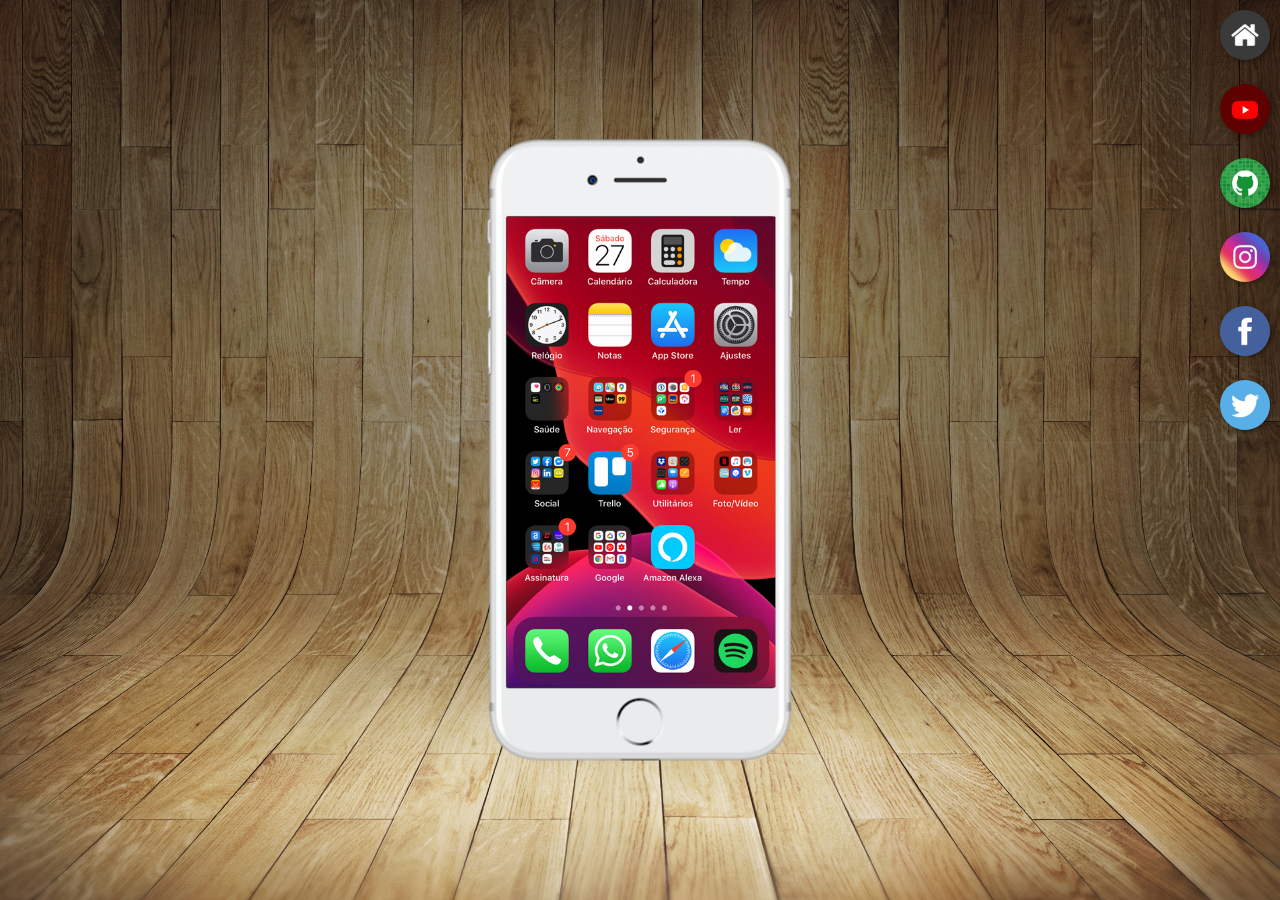
<file: Index.html>
<!DOCTYPE html>
<html lang="en">
<head>
    <meta charset="UTF-8">
    <meta name="viewport" content="width=device-width, initial-scale=1.0">
    <title>Document</title>
    <link rel="stylesheet" href="estilos/style.css">
    <link rel="shortcut icon" href="favicon.ico" type="image/x-icon">
</head>
<body>
    <main>
        <section id="telefone">
            <iframe src="home.html" name="tela" id="tela"
            frameborder="0"></iframe>
        </section>
        <section id="redes-sociais">
            <a href="home.html" target="tela"> <img src="imagens/logo-home.jpg" alt=""></a><br>
            <a href="youtube.html" target="tela" > <img src="imagens/logo-youtube.jpg" alt=""></a> <br>
            <a href="github.html" target="tela"> <img src="imagens/logo-github.jpg" alt=""></a> <br>
            <a href="instagram.html" target="tela"> <img src="imagens/logo-instagram.jpg" alt=""></a> <br>
            <a href="facebook.html" target="tela"> <img src="imagens/logo-facebook.jpg" alt=""></a> <br>
            <a href="twitter.html" target="tela"> <img src="imagens/logo-twitter.jpg" alt=""></a> <br>
        </section>
    </main>
</body>
</html>
</file>
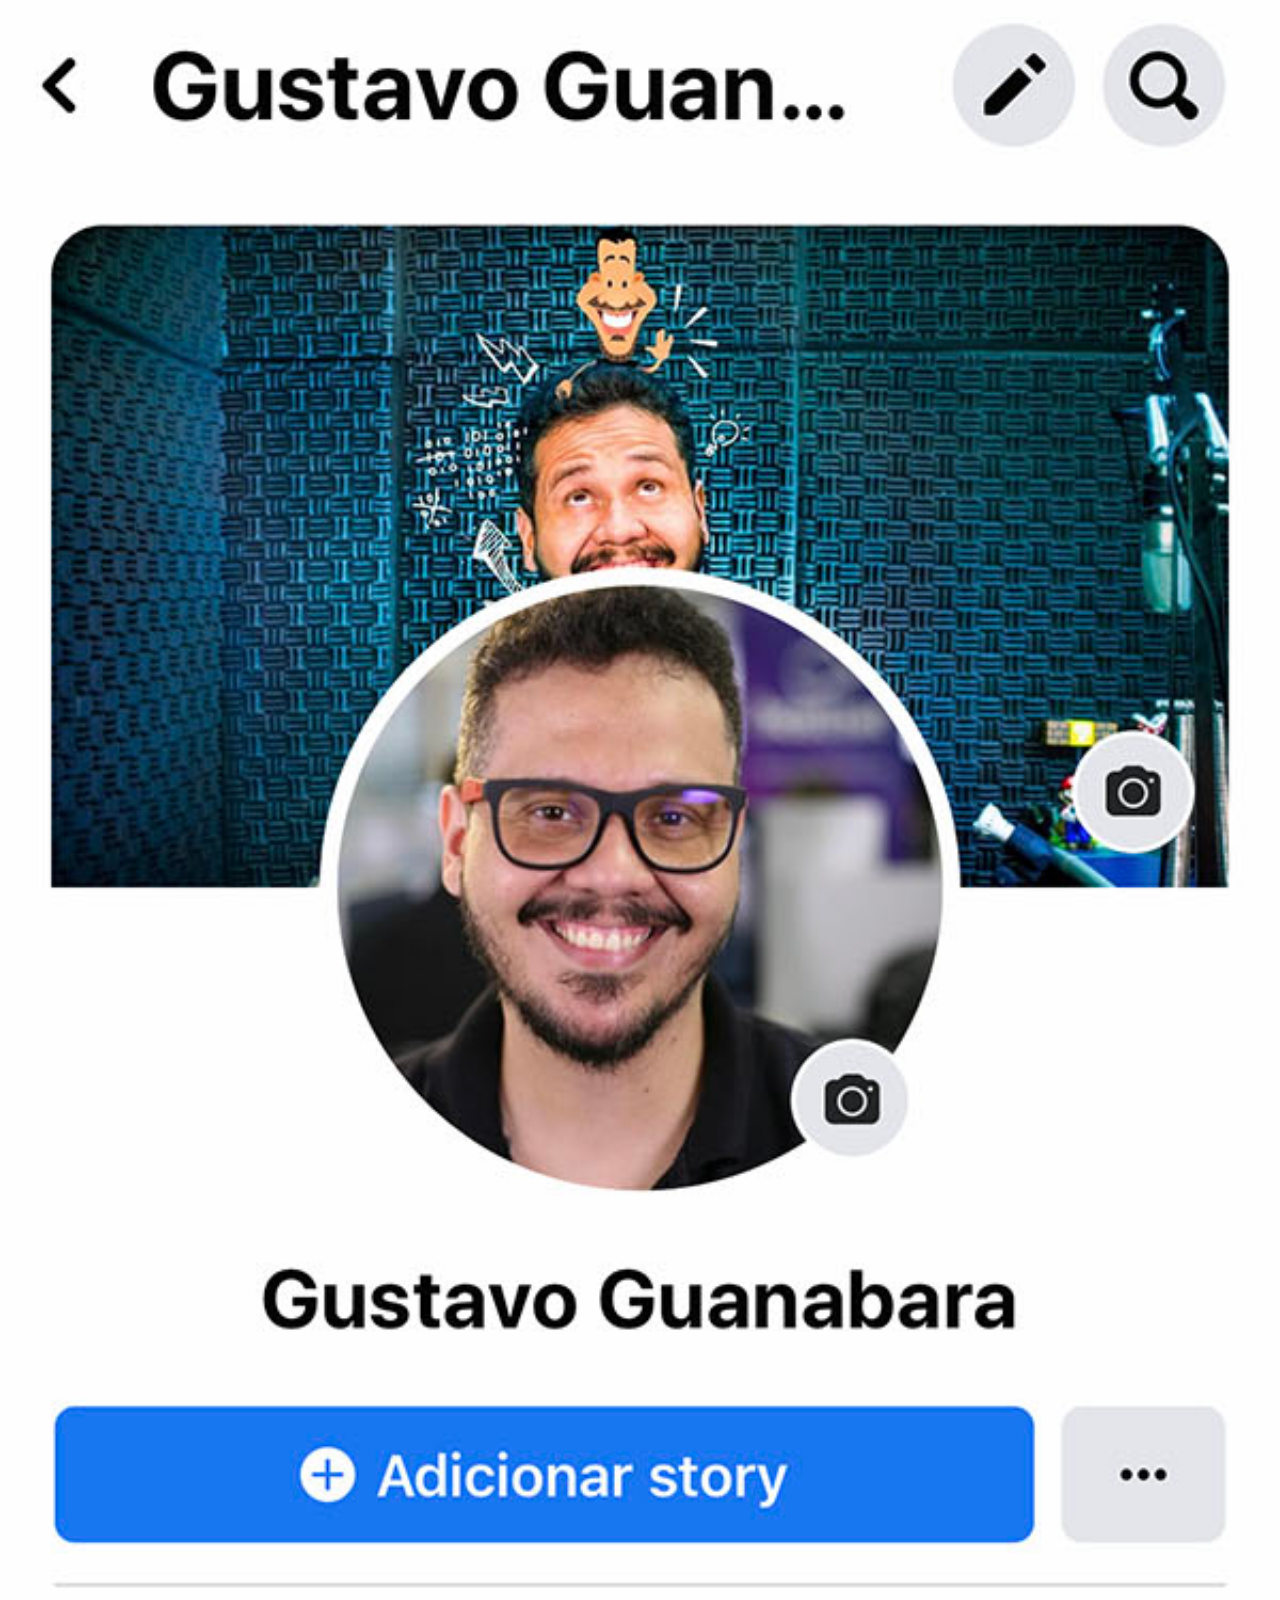
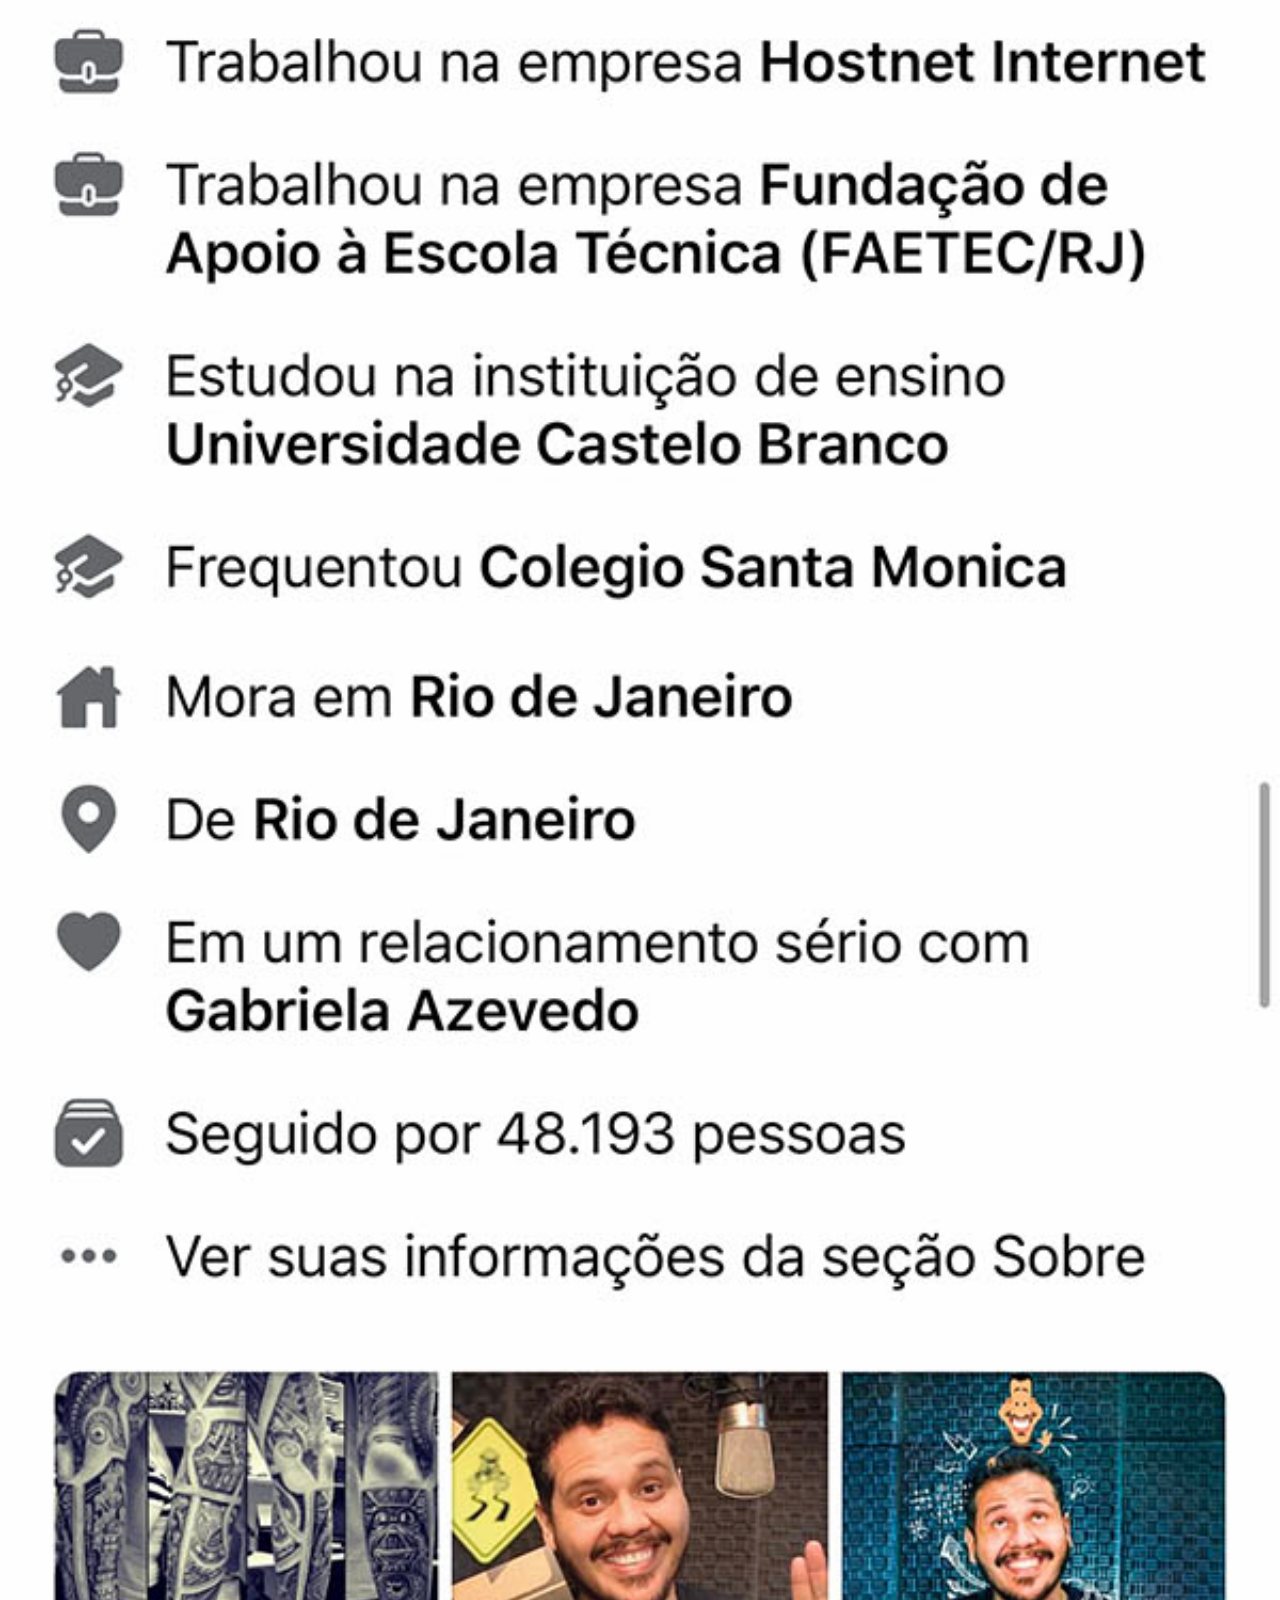
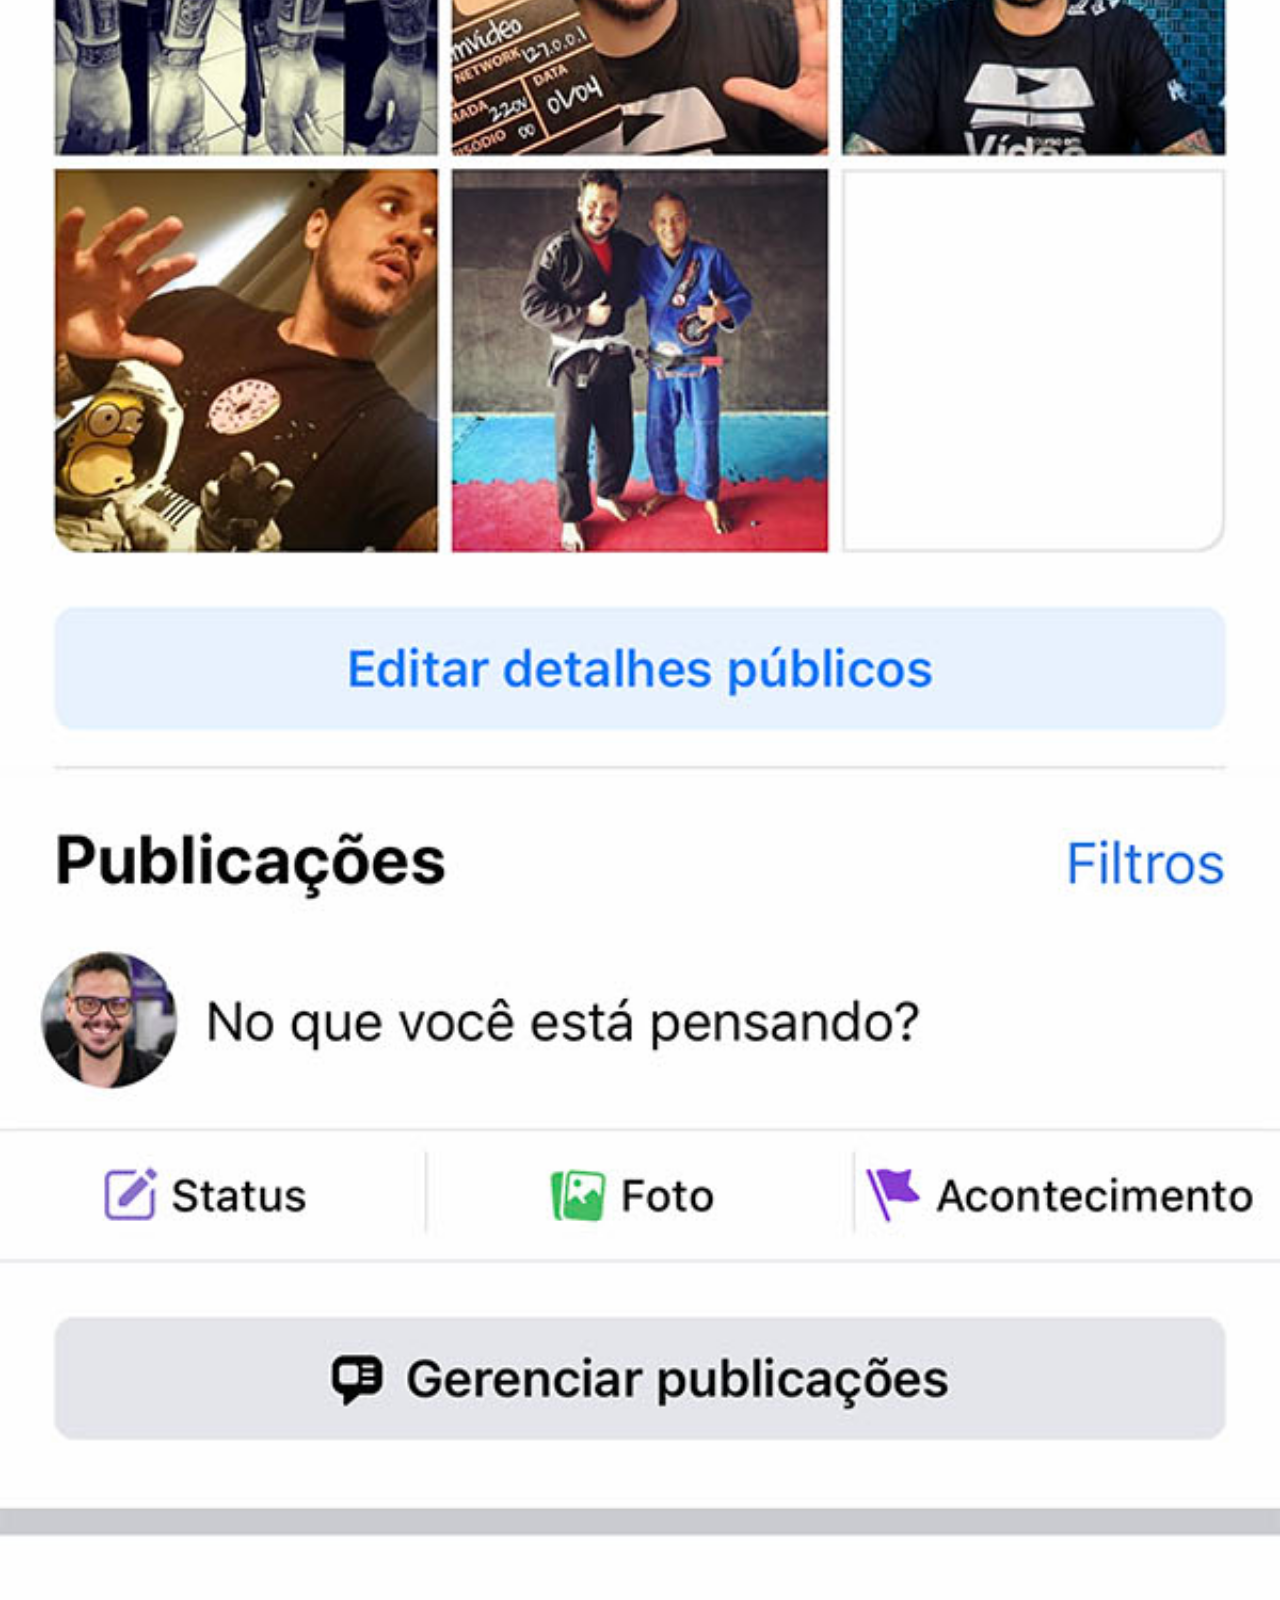
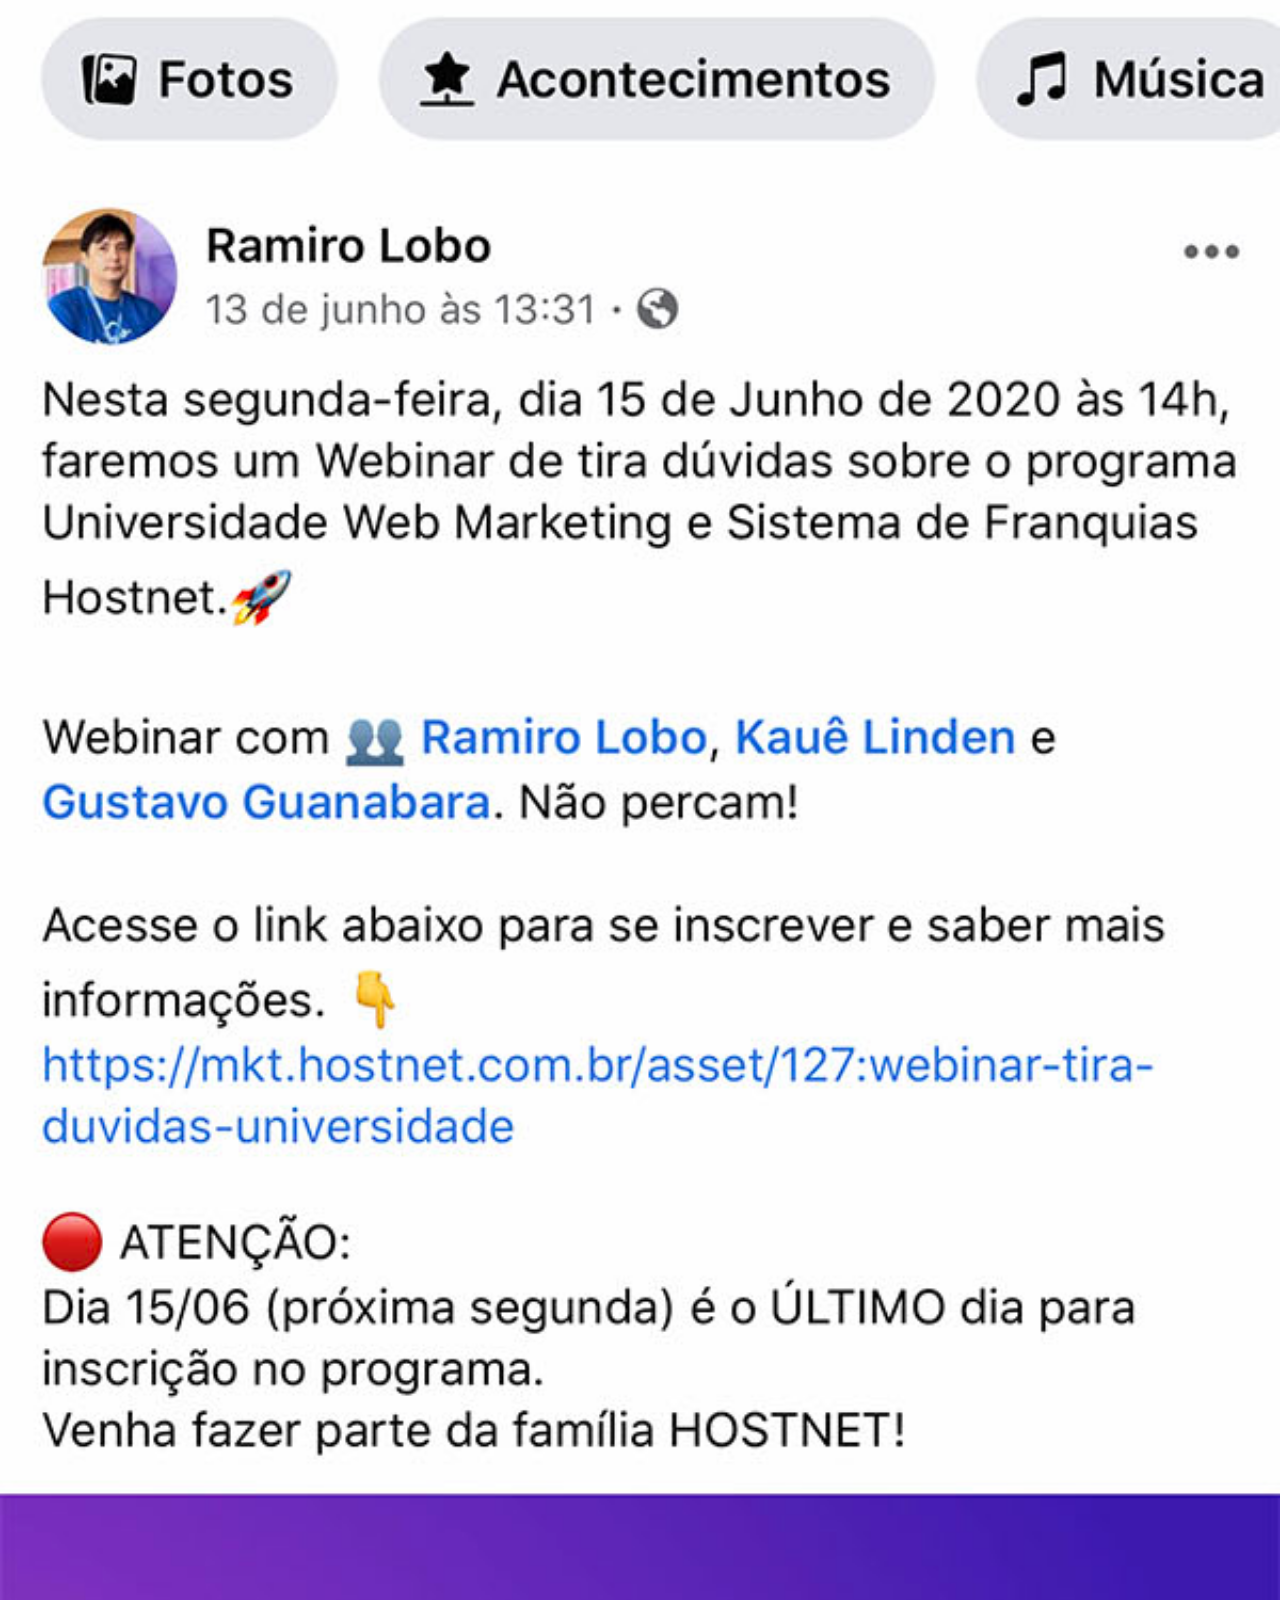
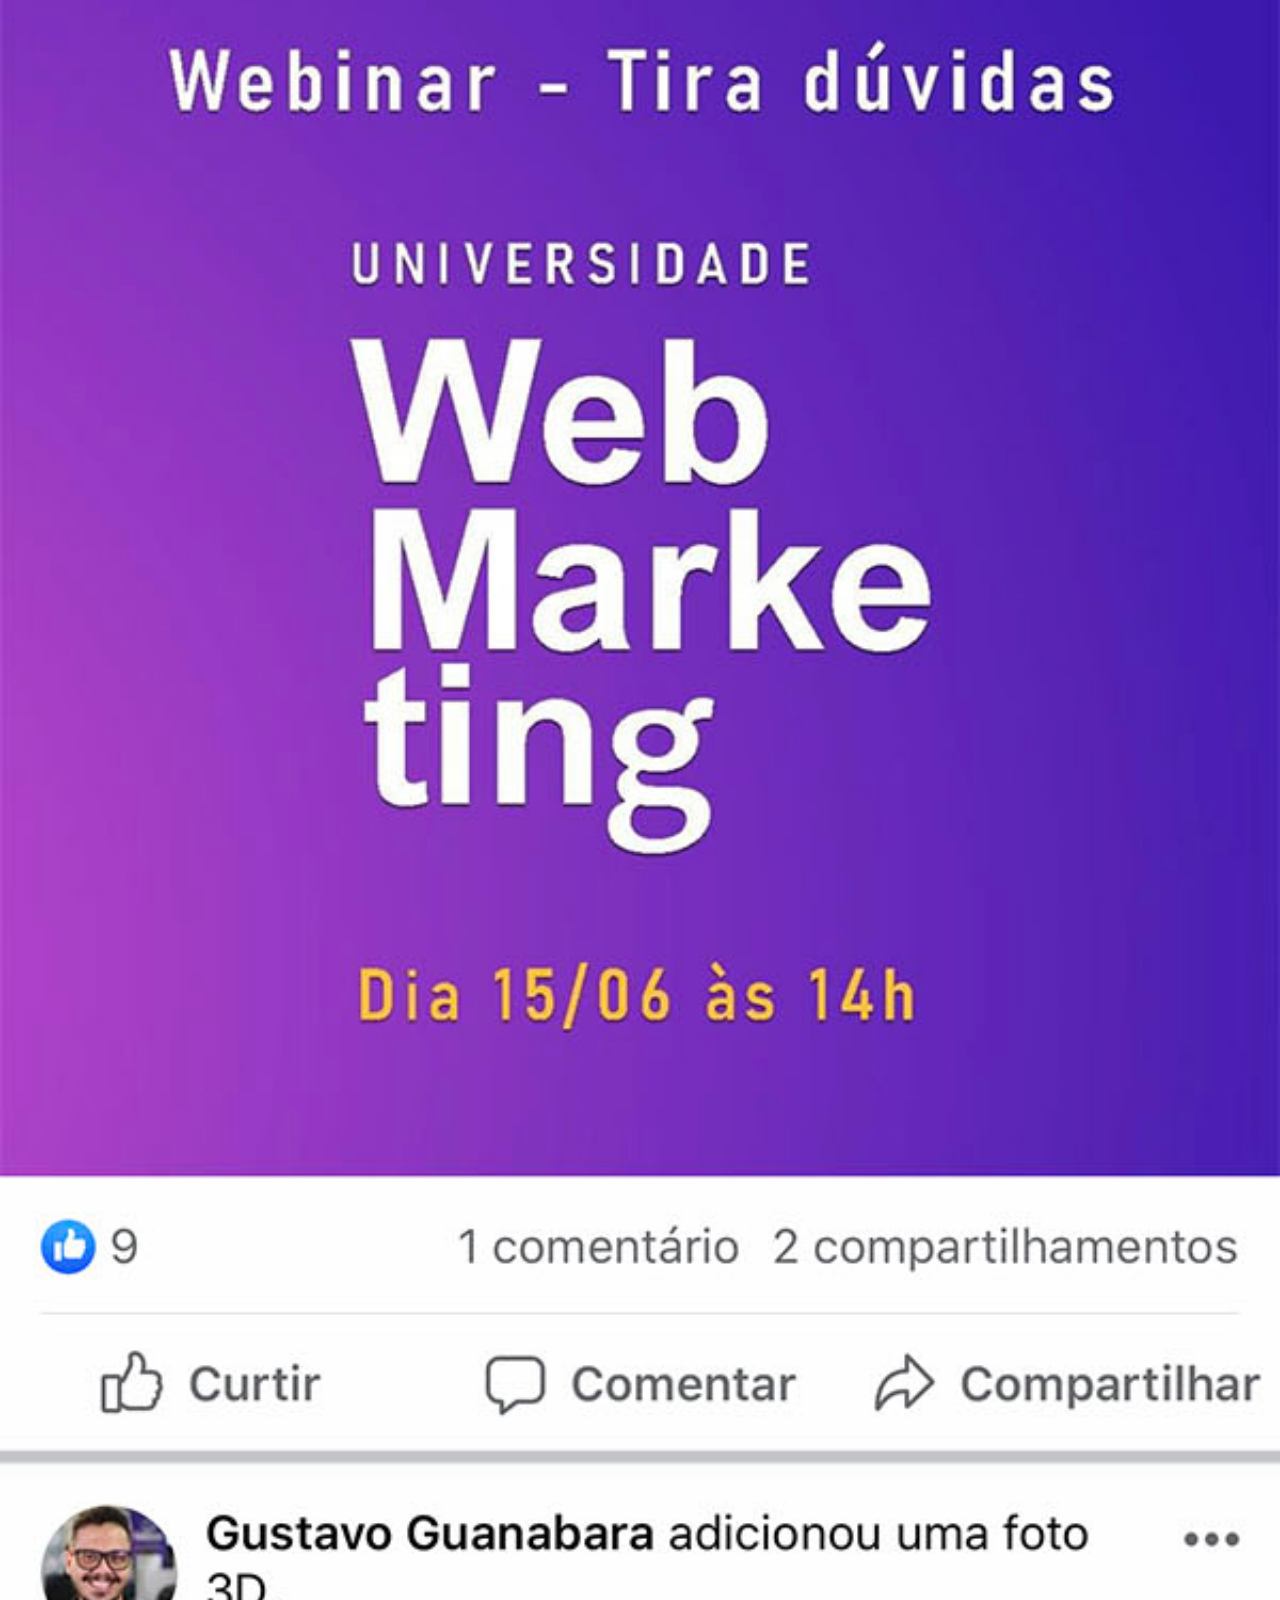
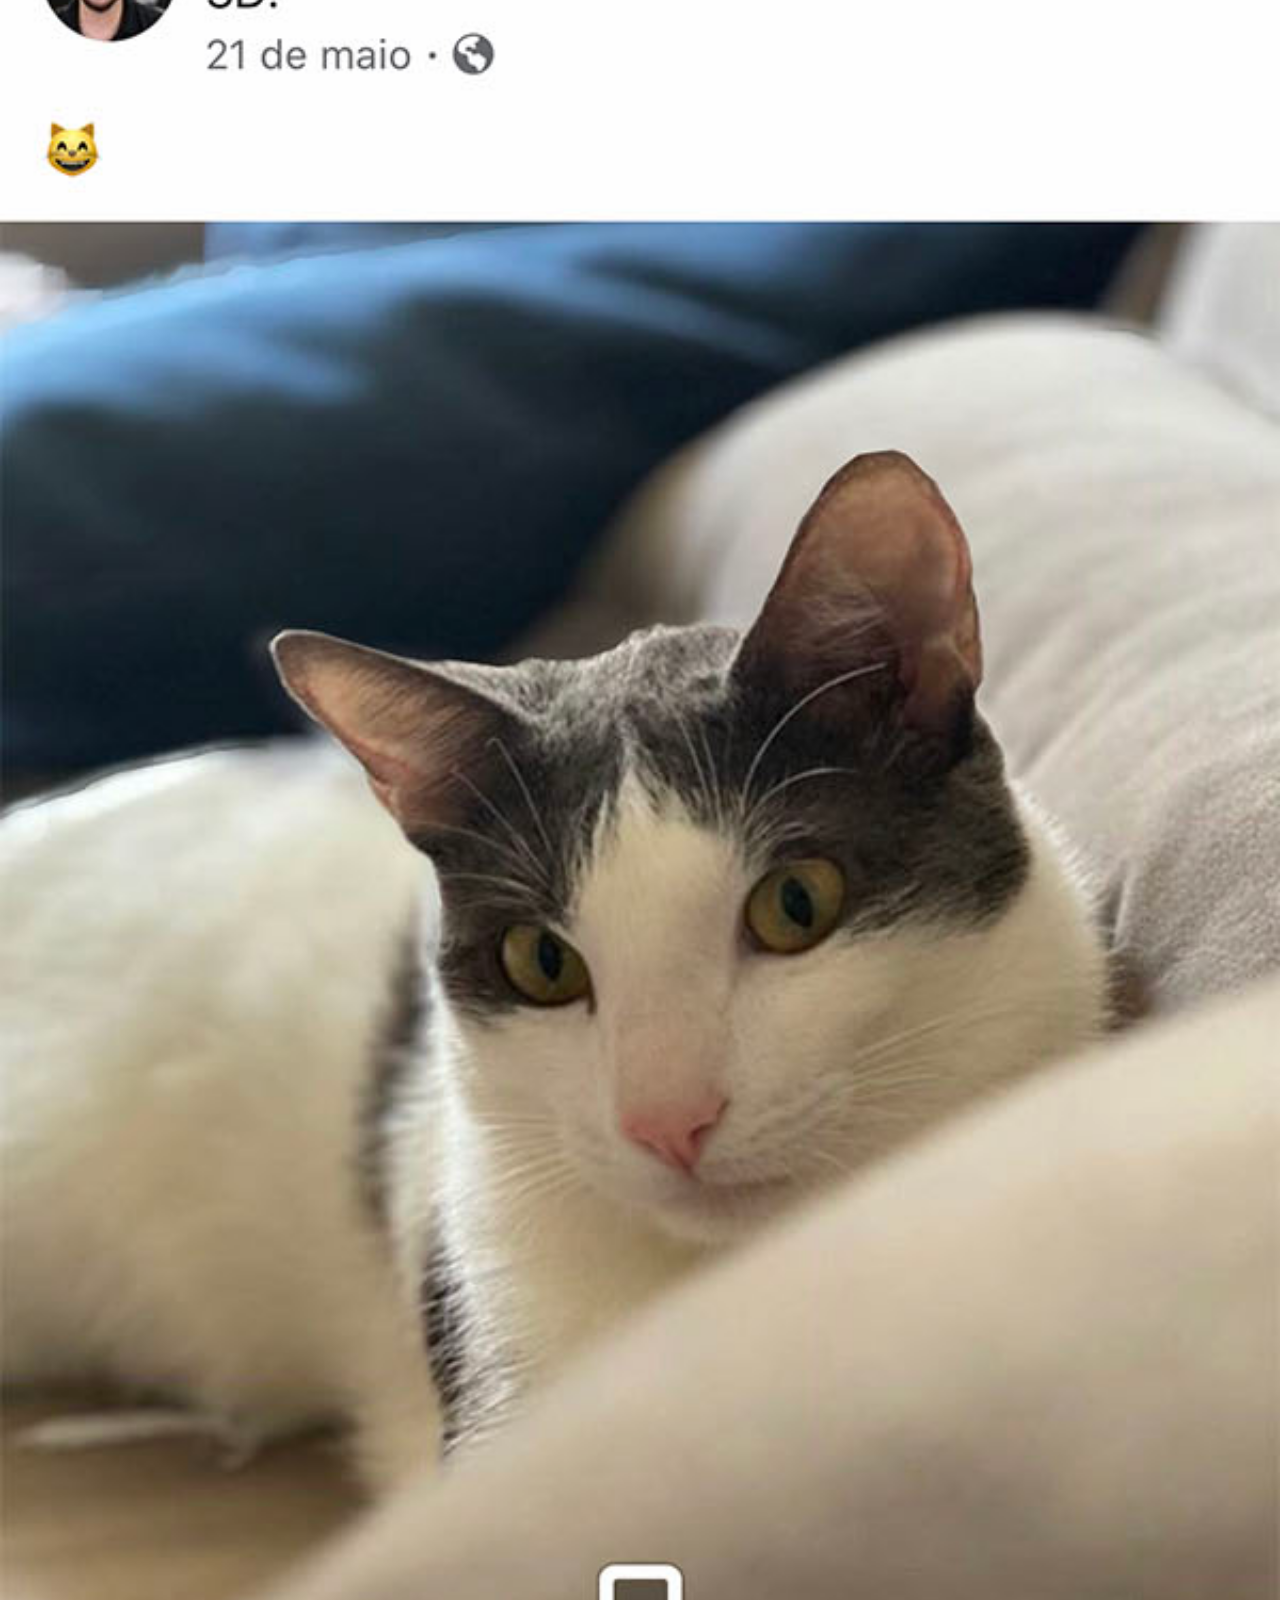
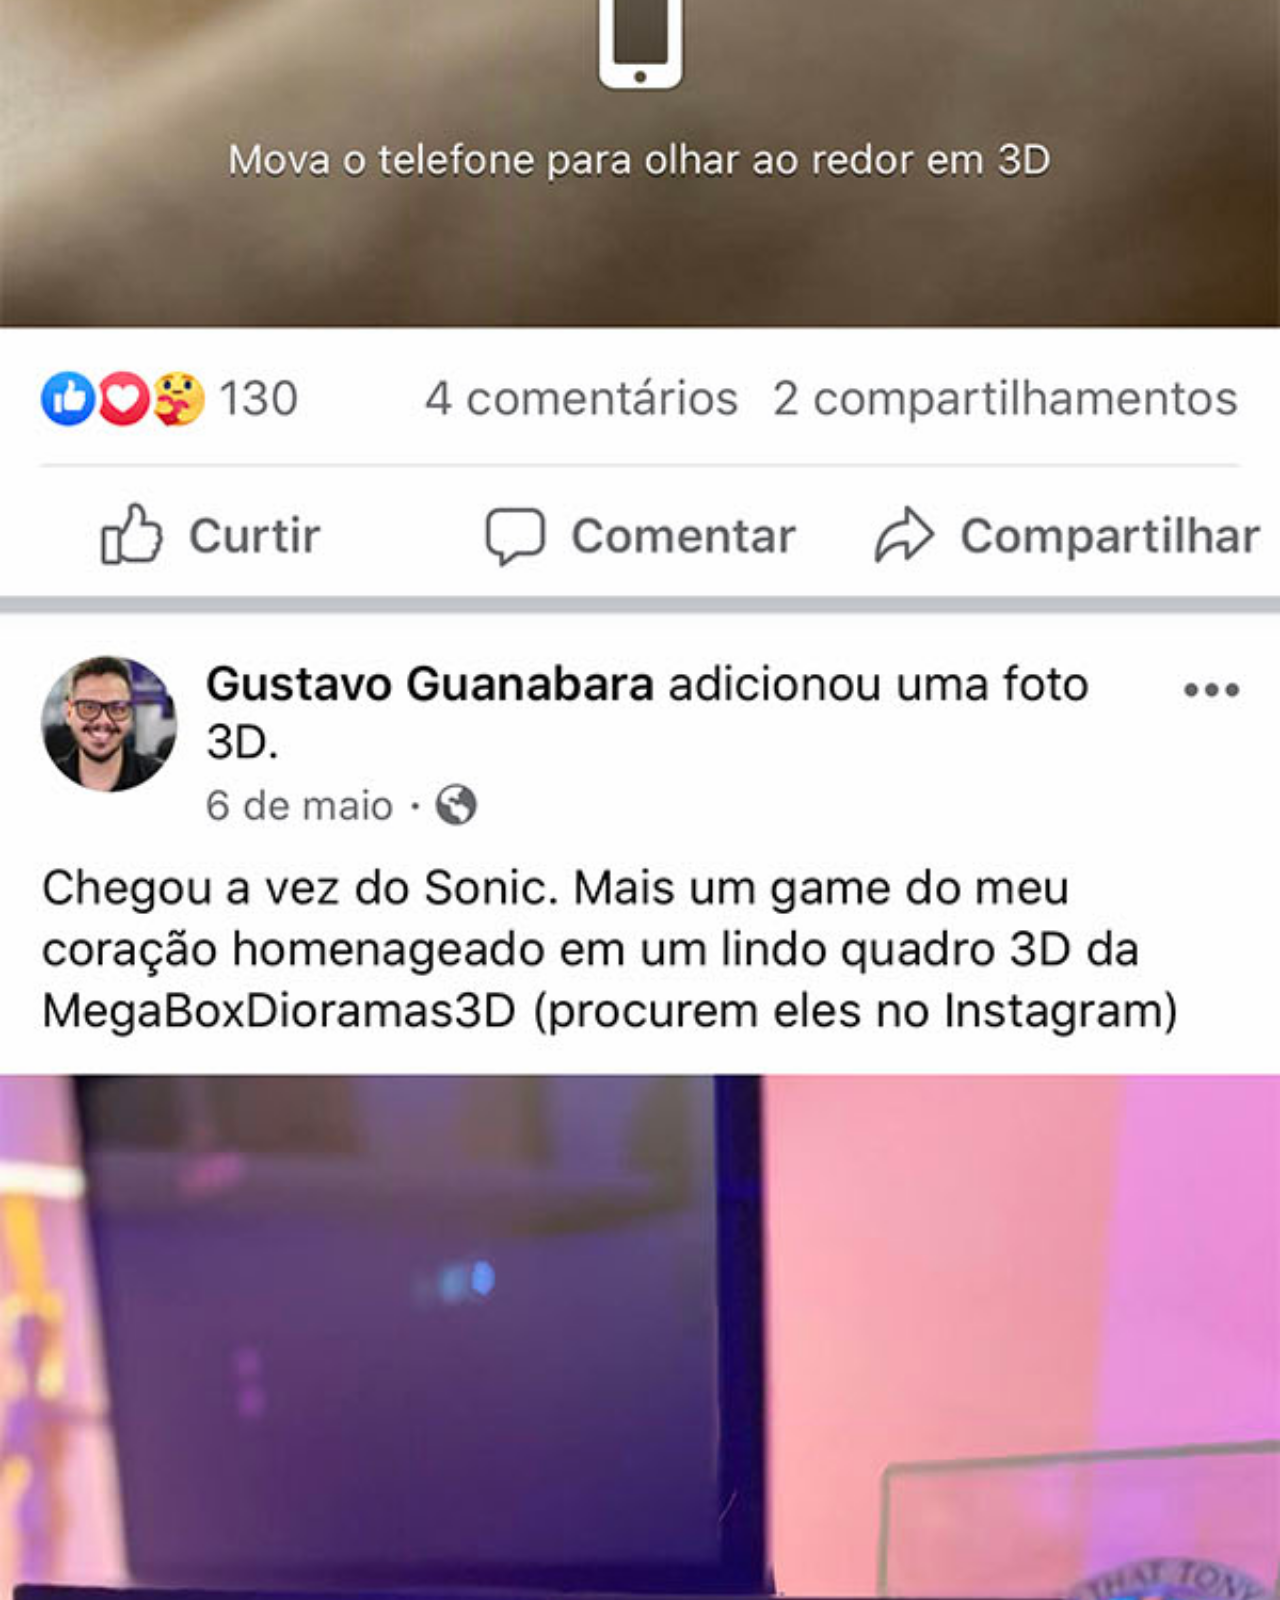
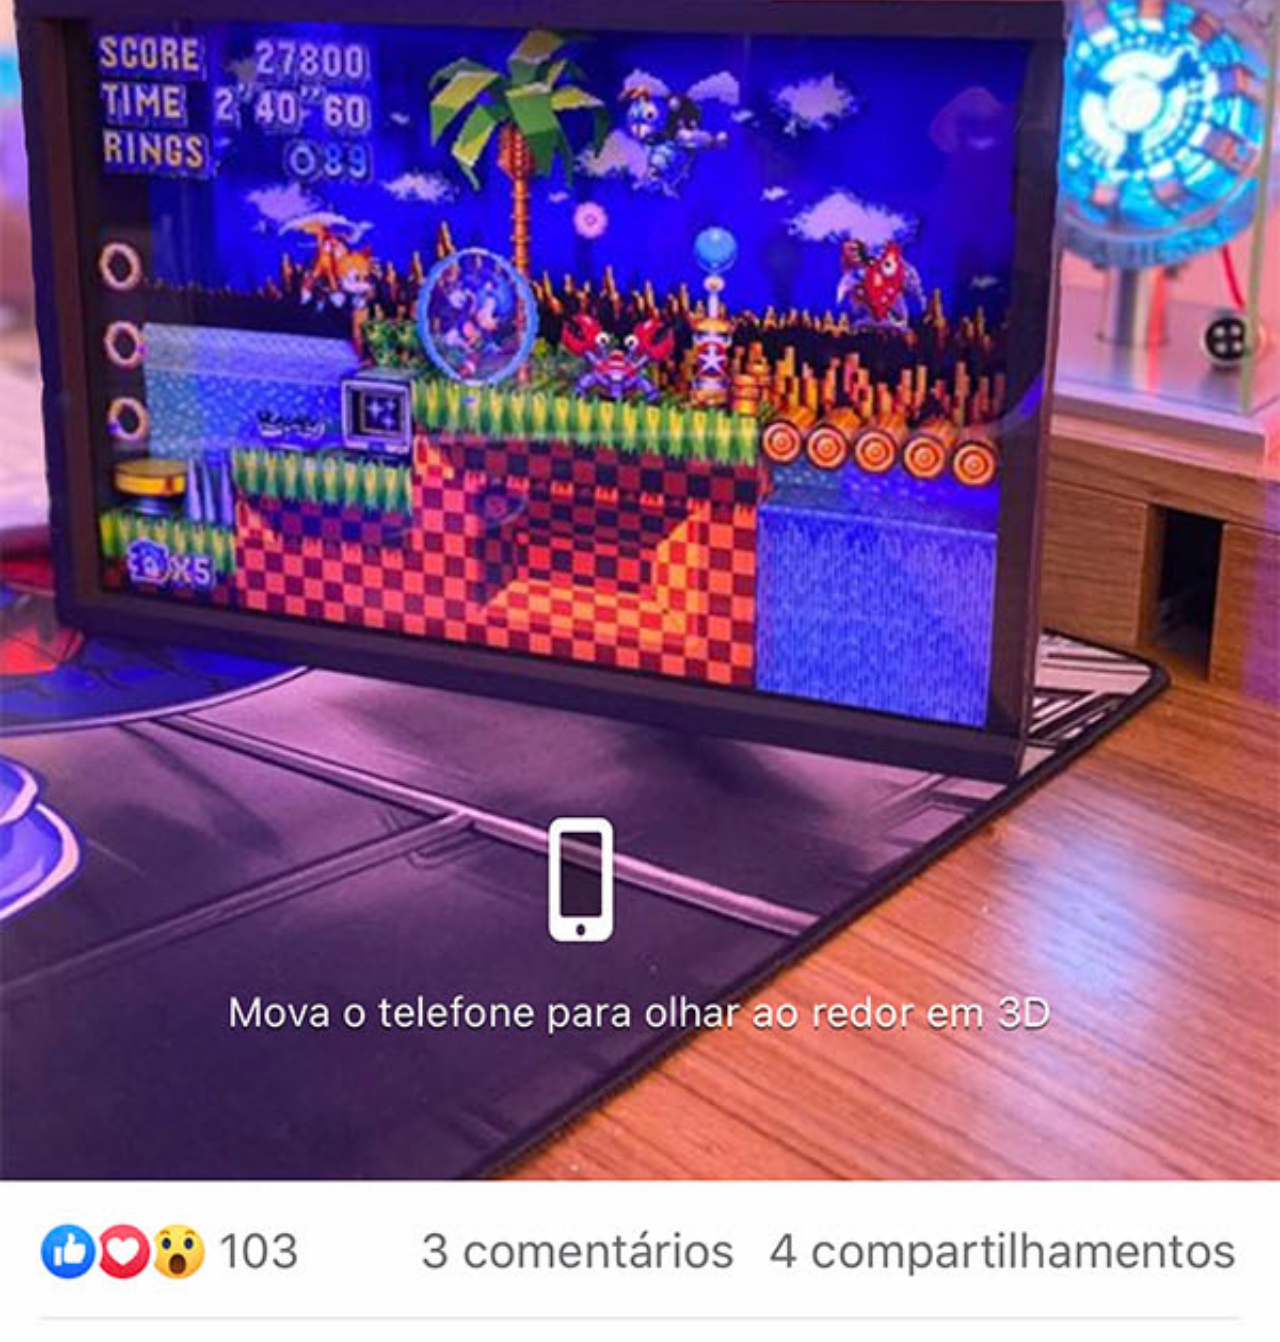
<file: facebook.html>
<!DOCTYPE html>
<html lang="en">
<head>
    <meta charset="UTF-8">
    <meta name="viewport" content="width=device-width, initial-scale=1.0">
    <title>Document</title>
    <link rel="stylesheet" href="estilos/social.css">
</head>
<body>
    <img src="imagens/tela-facebook.jpg" alt="">
</body>
</html>
</file>
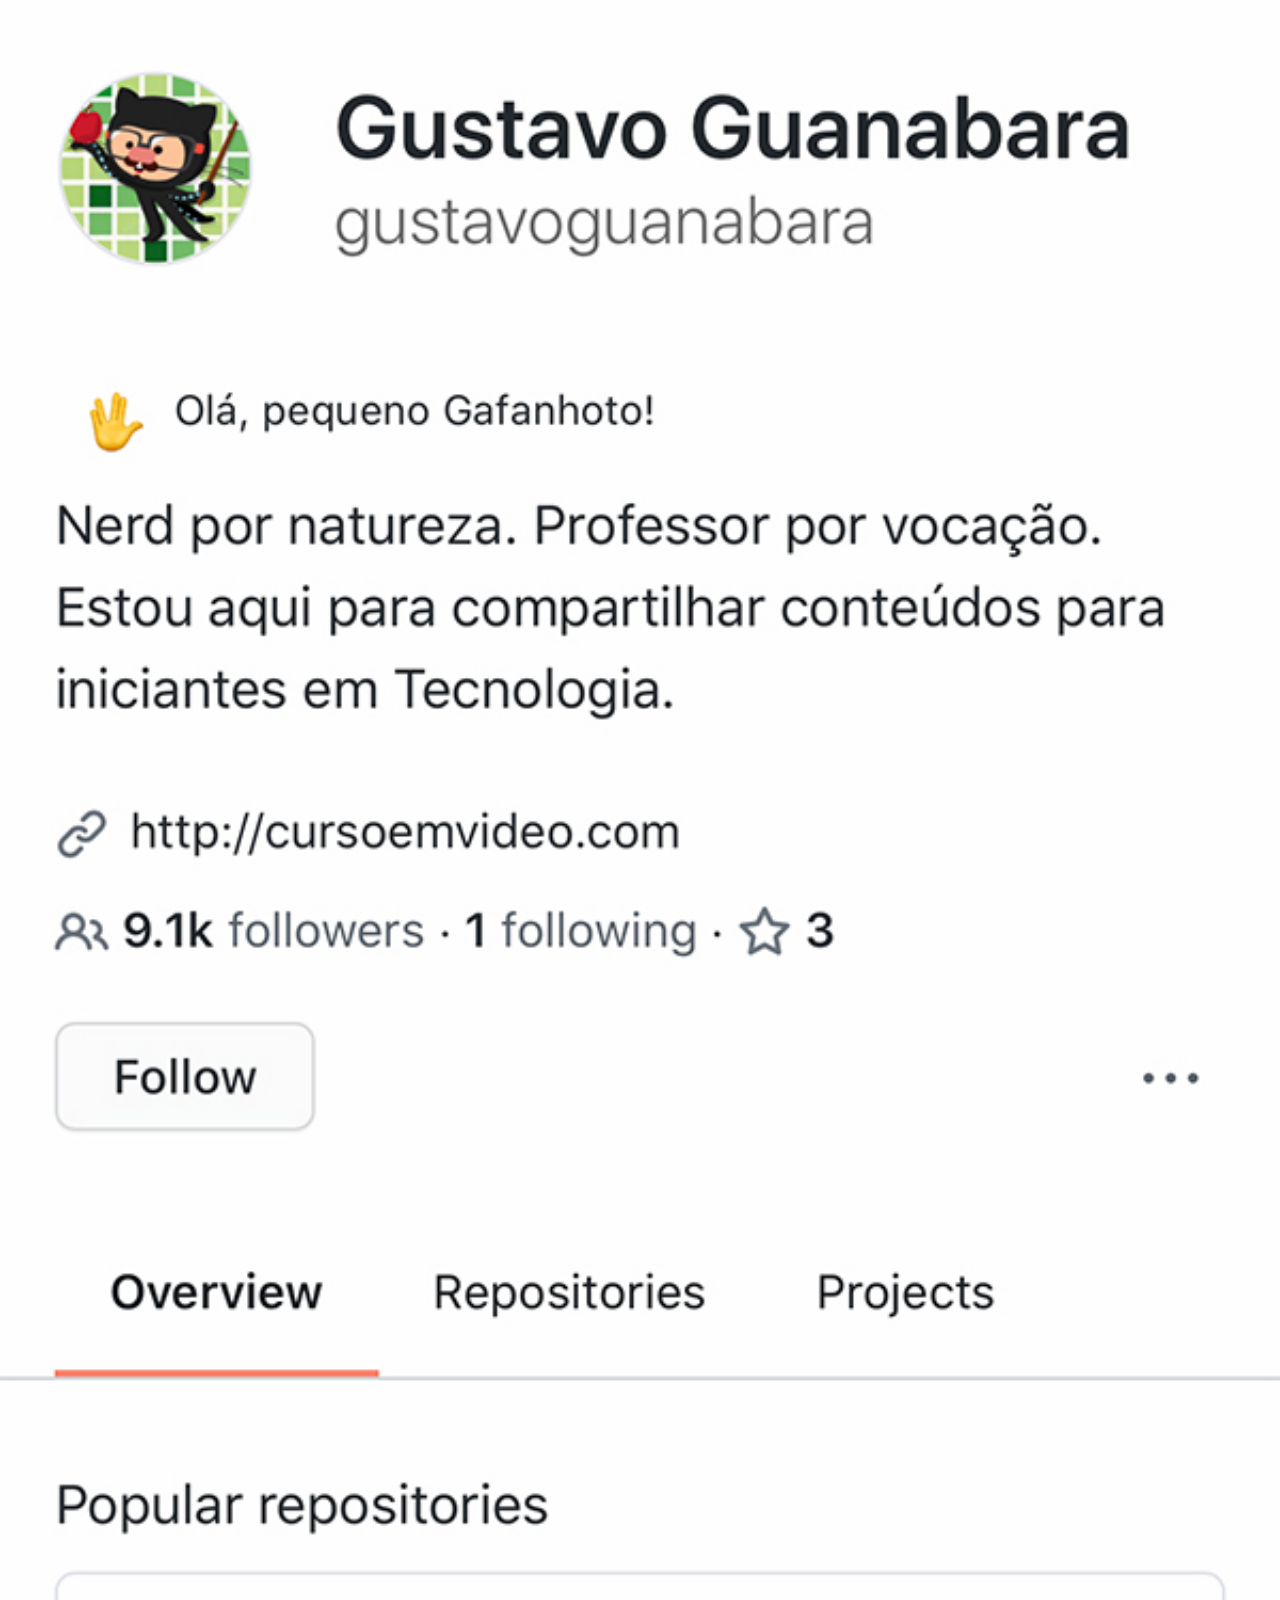
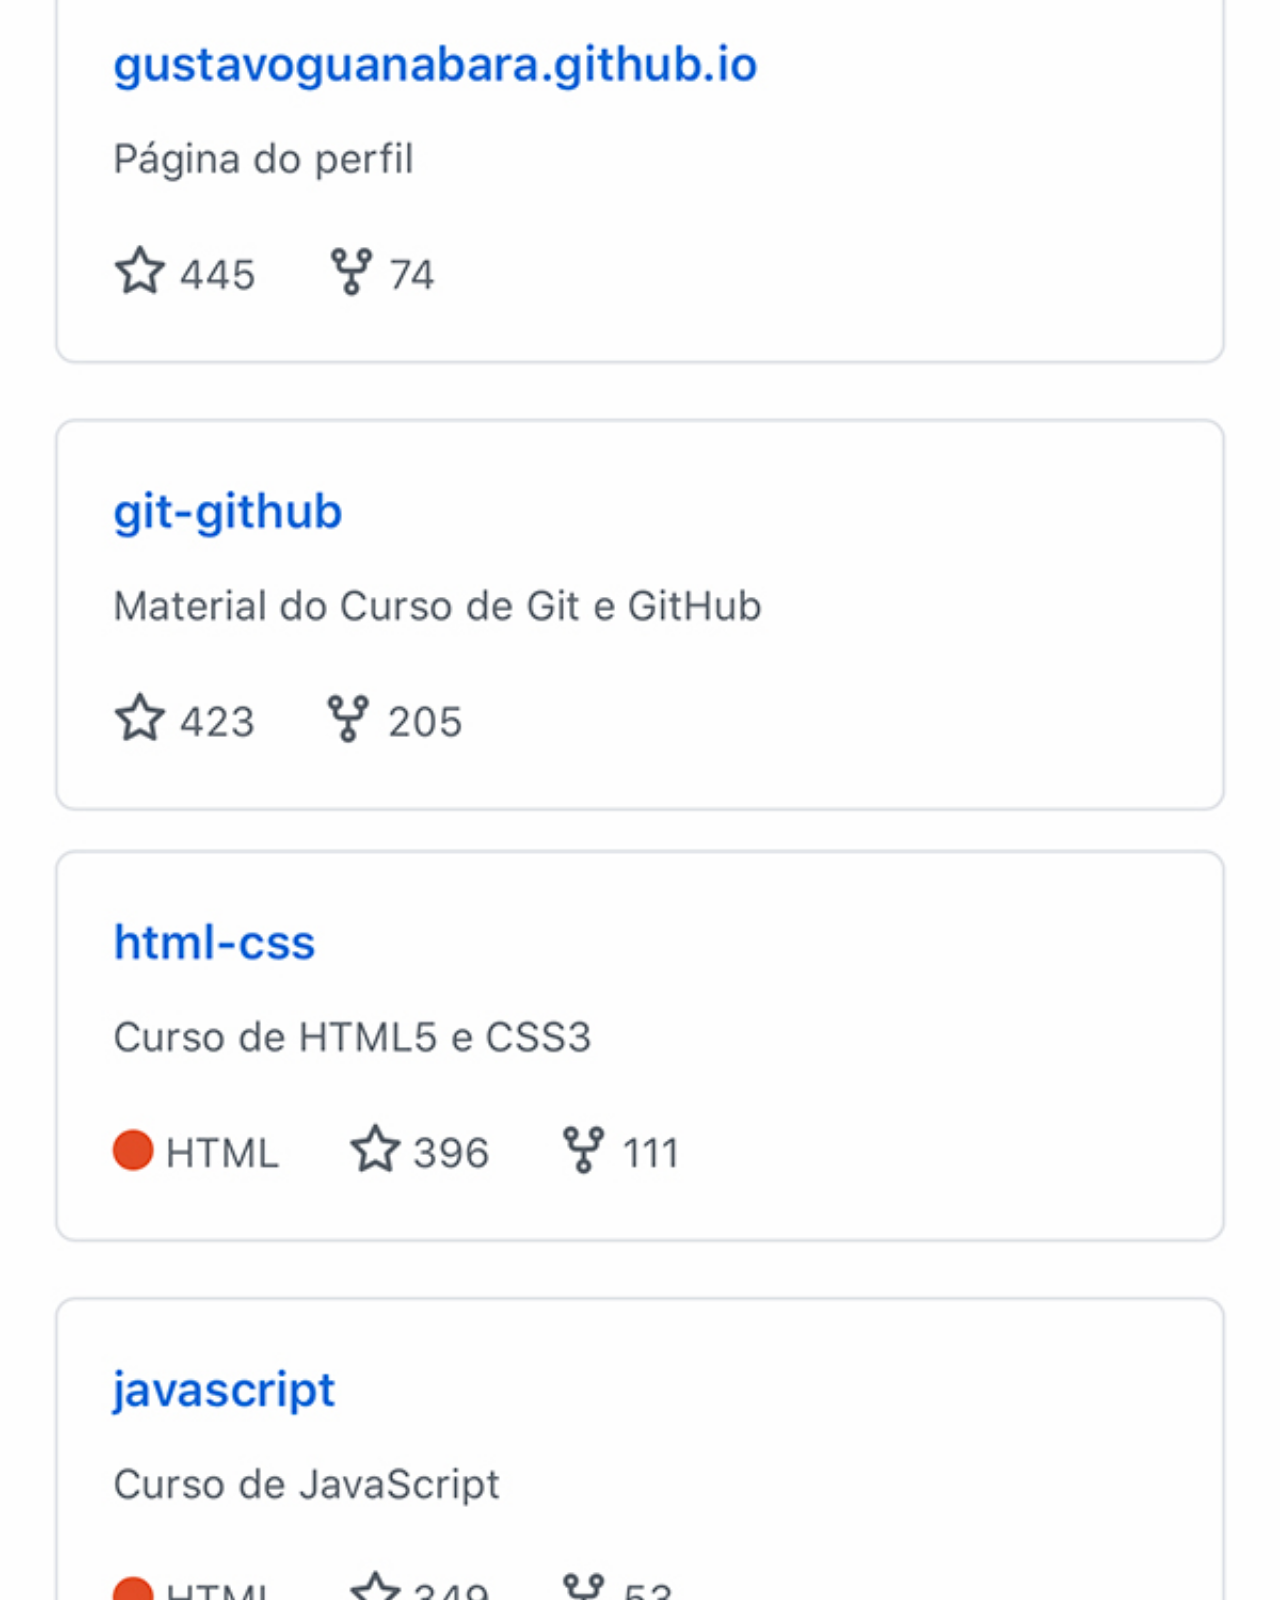
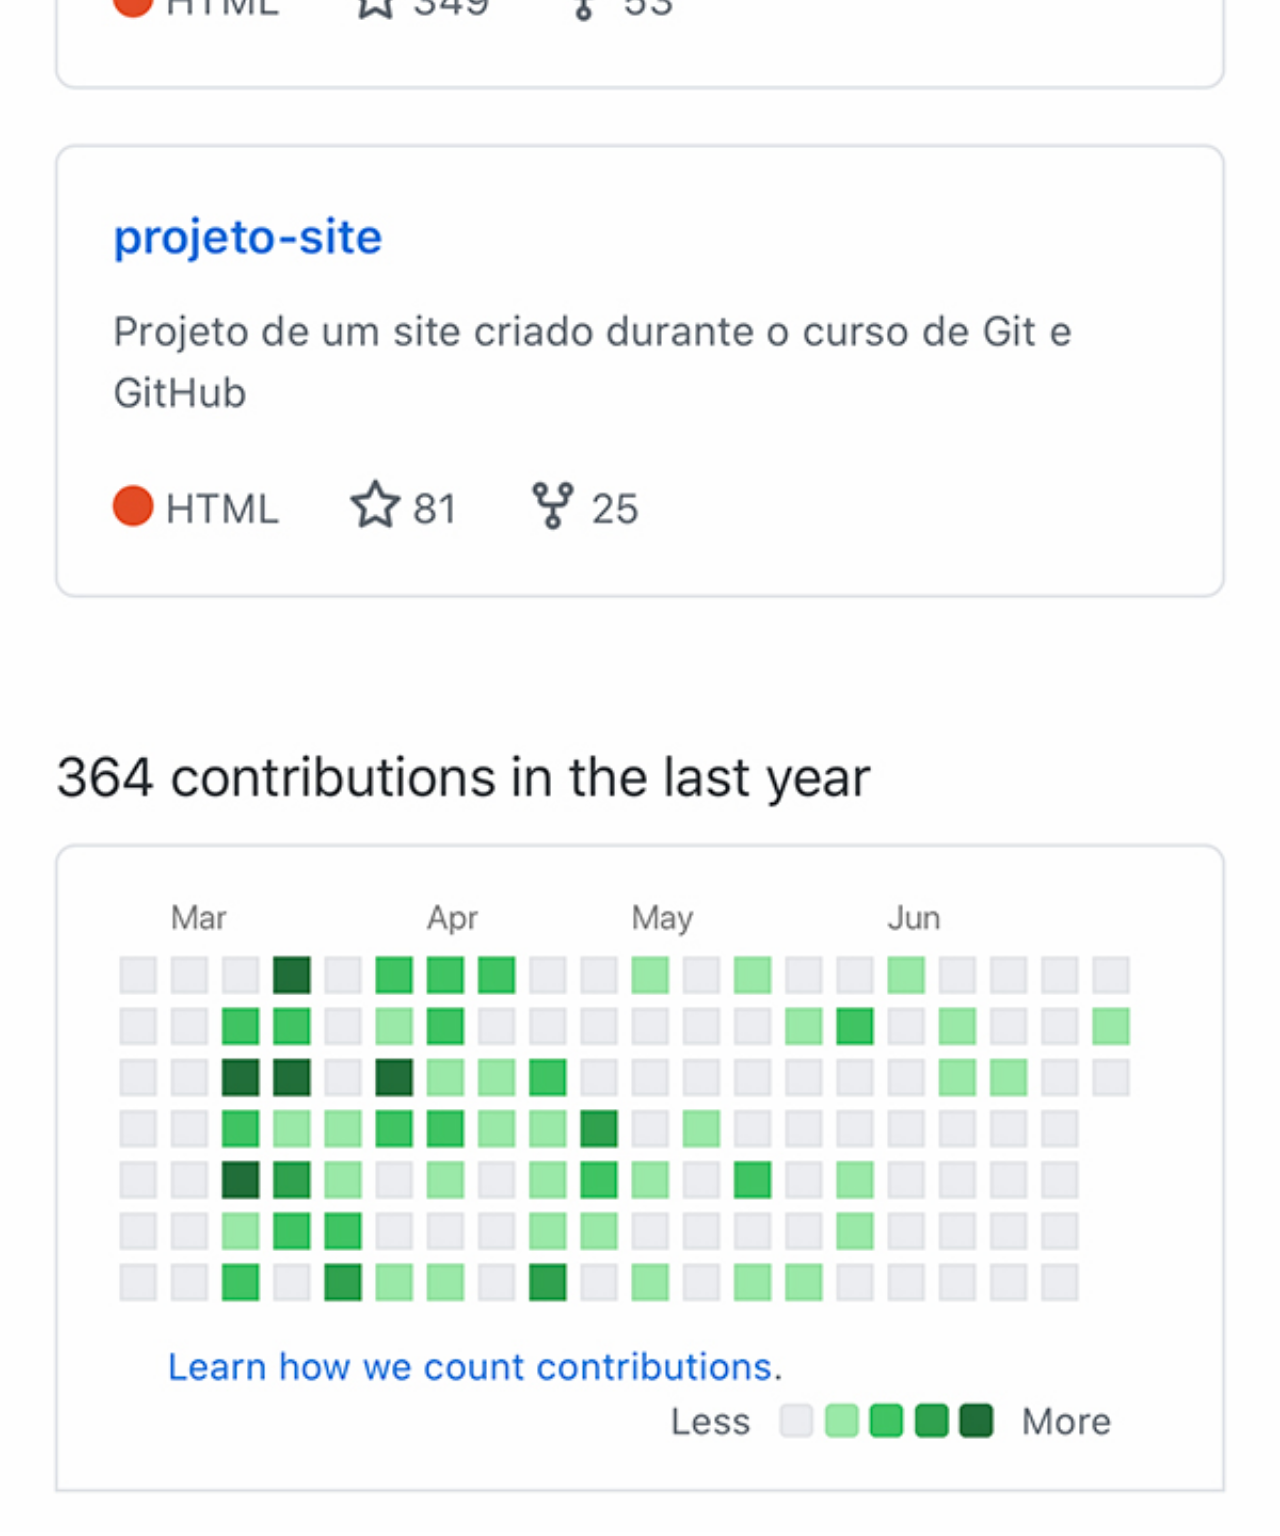
<file: github.html>
<!DOCTYPE html>
<html lang="en">
<head>
    <meta charset="UTF-8">
    <meta name="viewport" content="width=device-width, initial-scale=1.0">
    <title>Document</title>
    <link rel="stylesheet" href="estilos/social.css">
</head>
<body>
    <img src="imagens/tela-github.jpg" alt="Git">
</body>
</html>
</file>
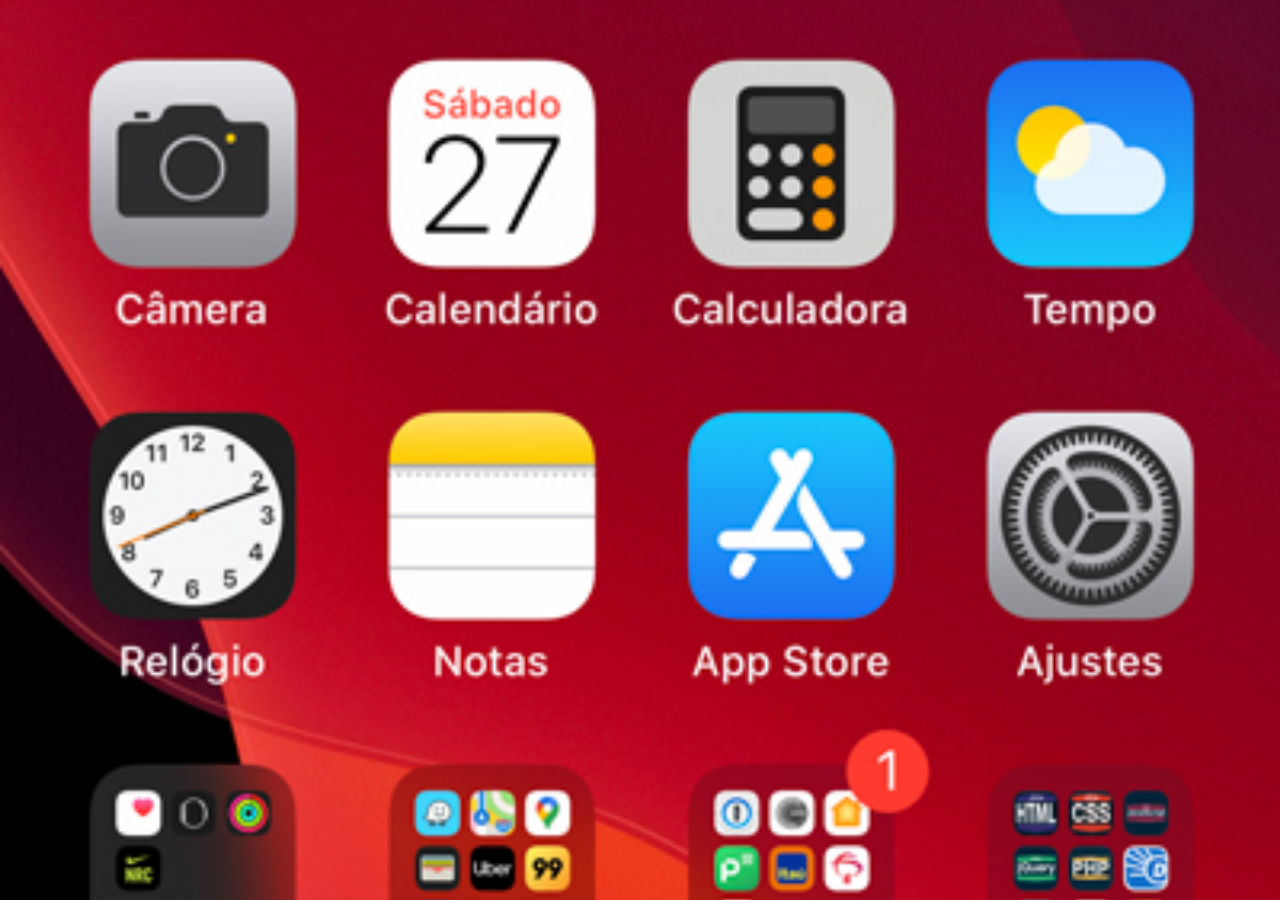
<file: home.html>
<!DOCTYPE html>
<html lang="en">
<head>
    <meta charset="UTF-8">
    <meta name="viewport" content="width=device-width, initial-scale=1.0">
    <title>Document</title>
</head>
<style>
    *{
        margin: 0;
        padding: 0;
    }
    body{
        width: 100vw;
        height: 100vh;
        background: black url('imagens/tela-home.jpg') no-repeat top center;
        background-size: cover;
    }
</style>
<body>
    
</body>
</html>
</file>
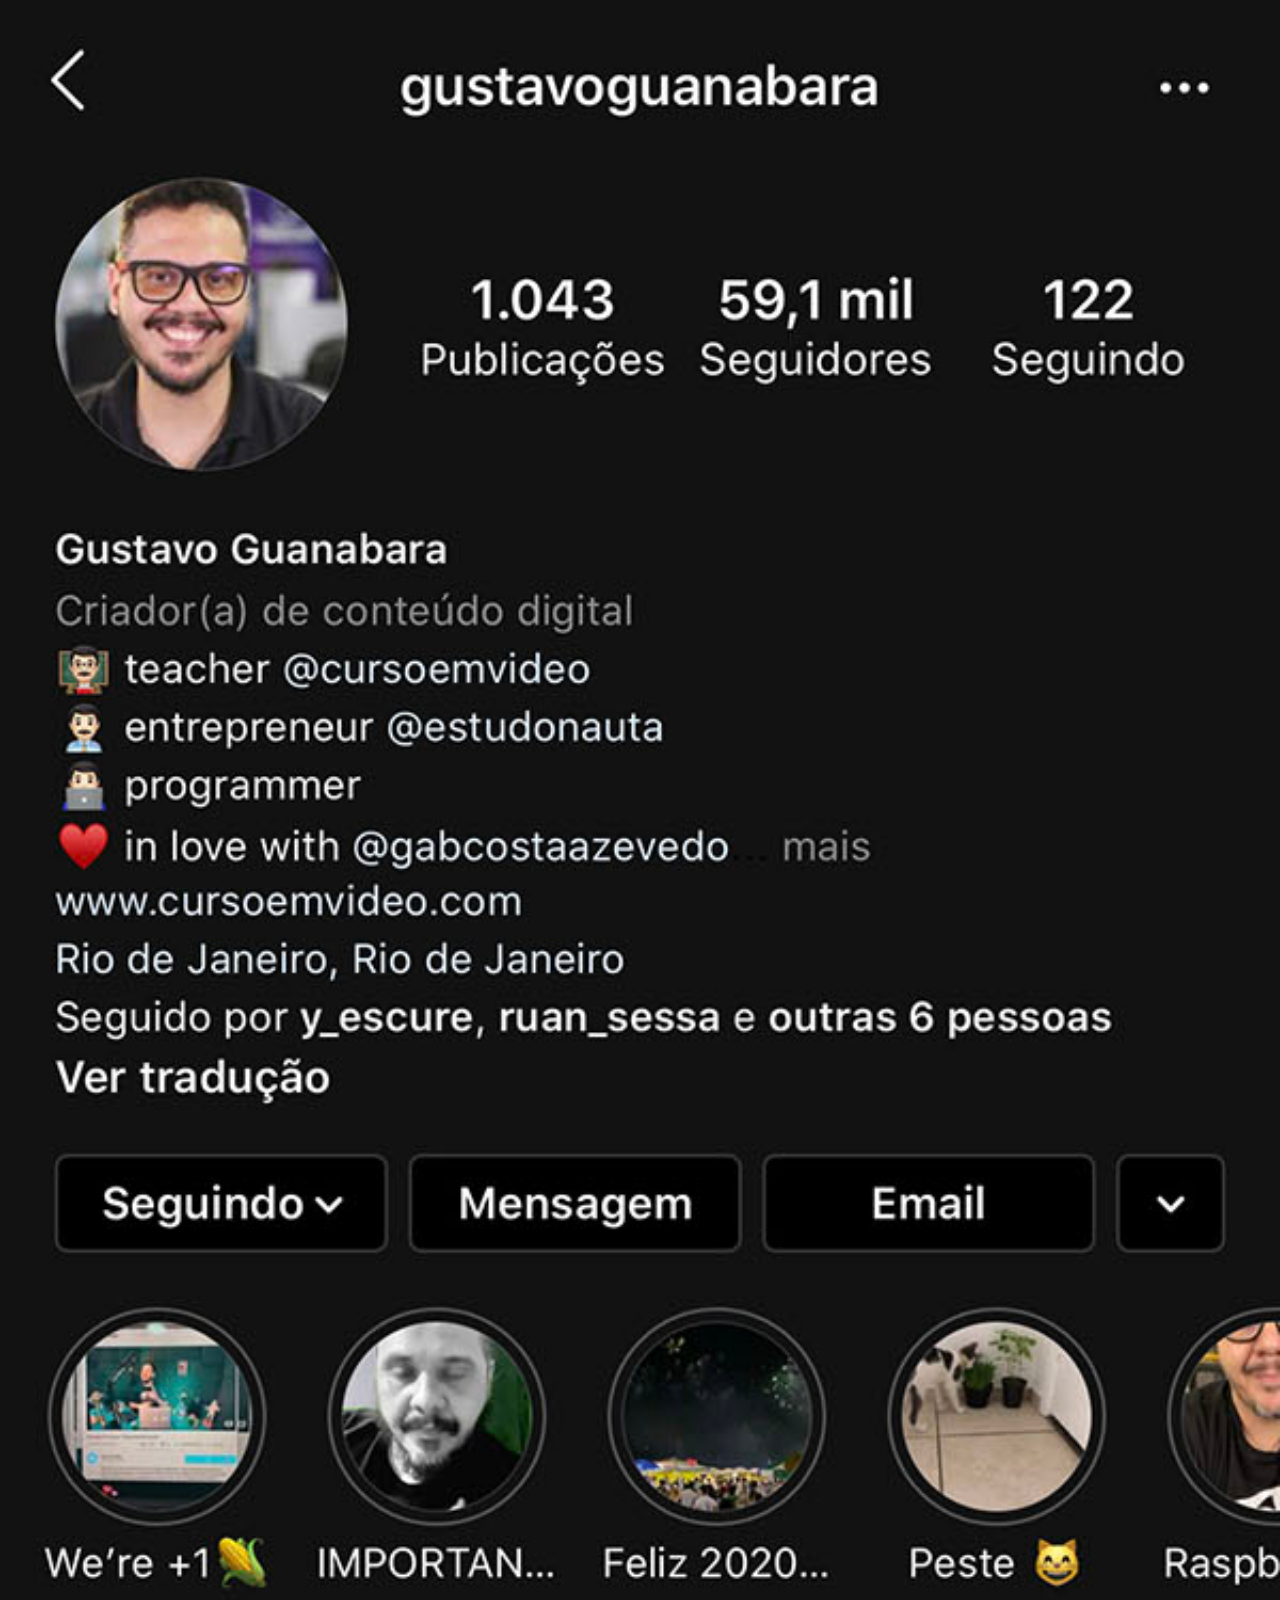
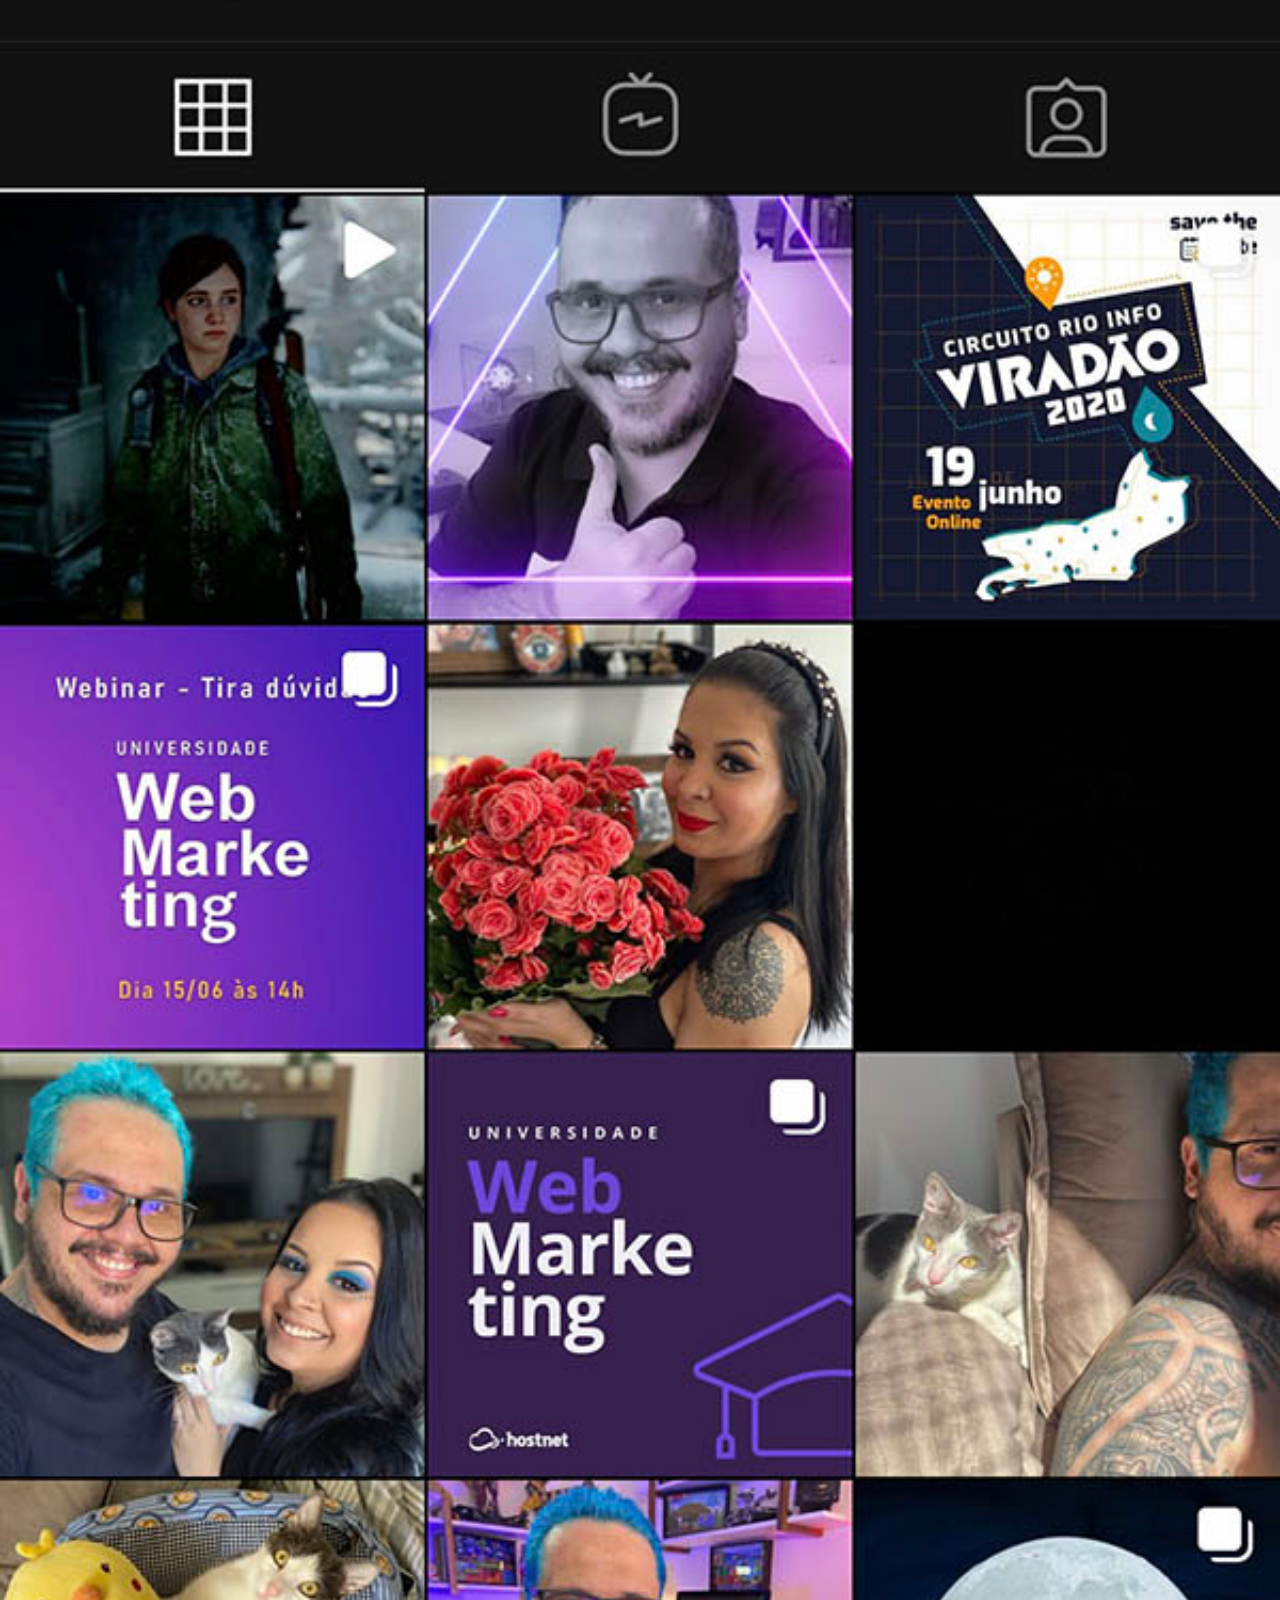
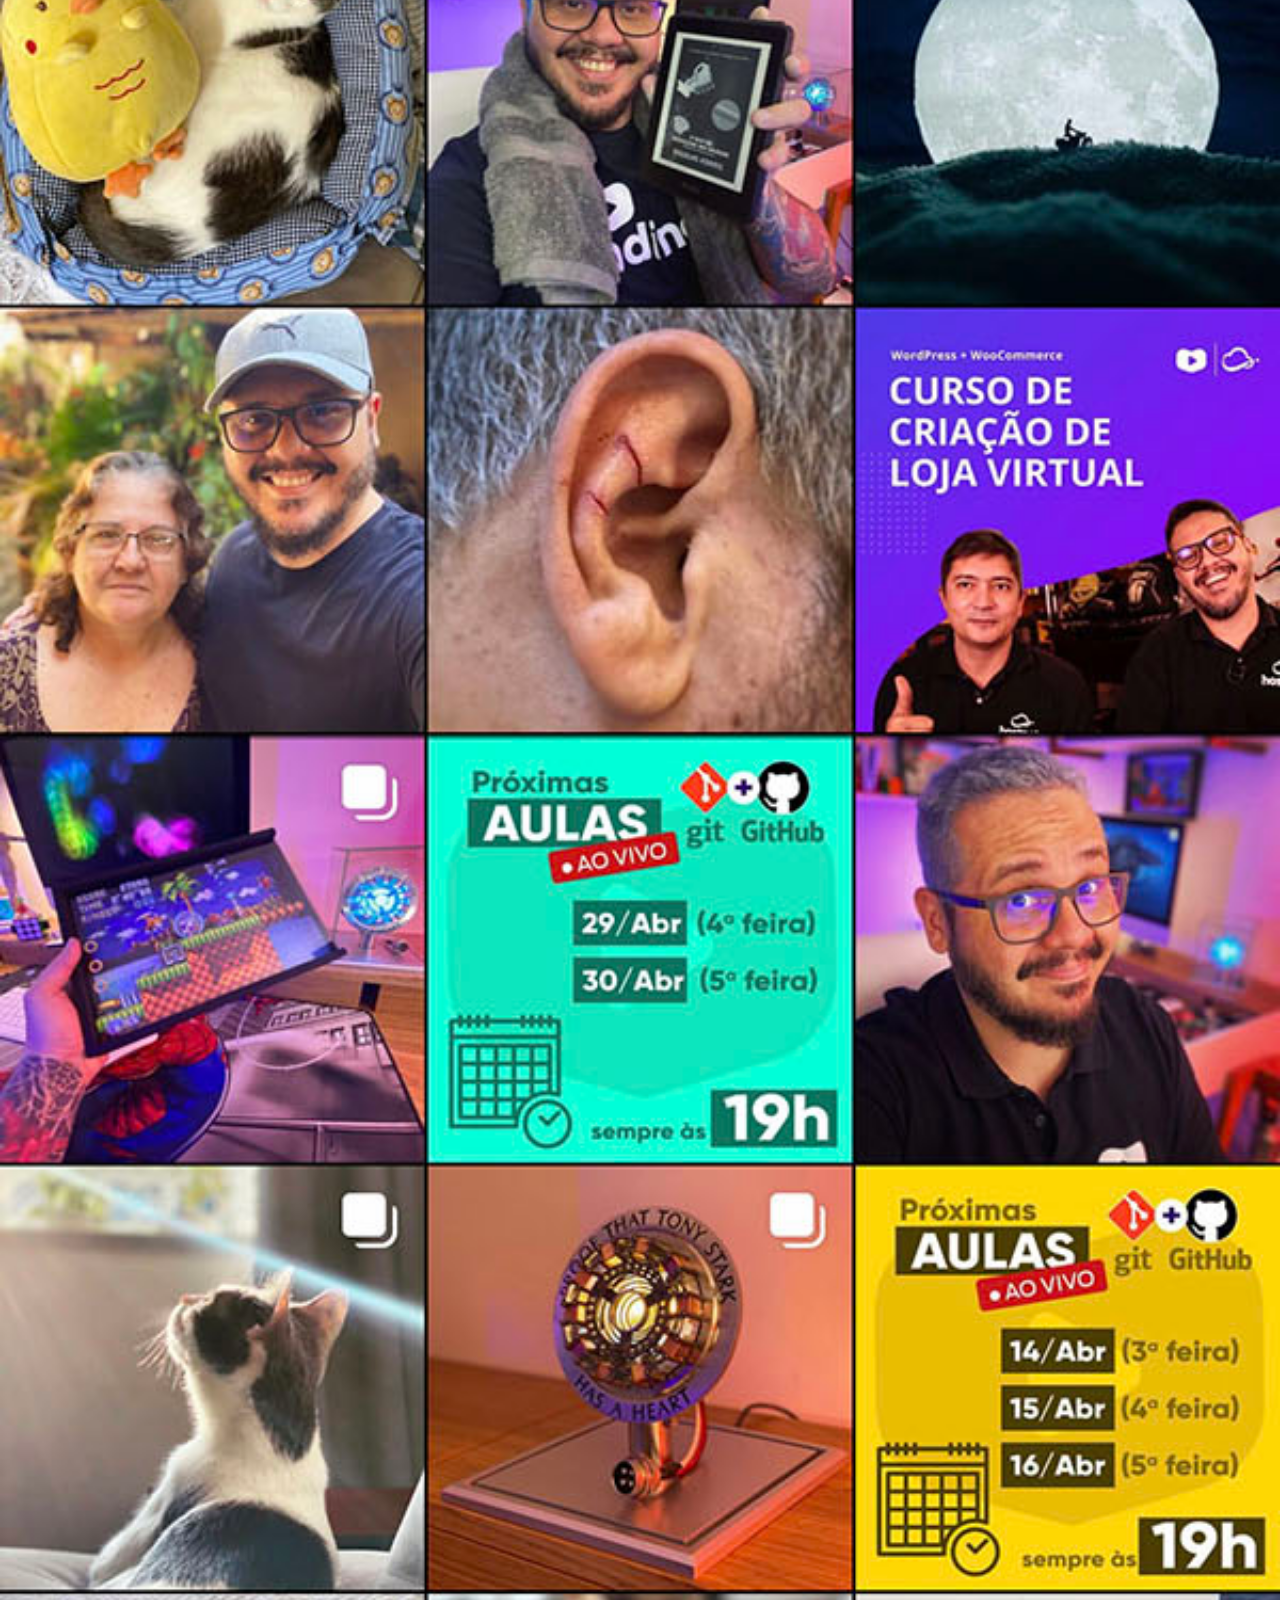
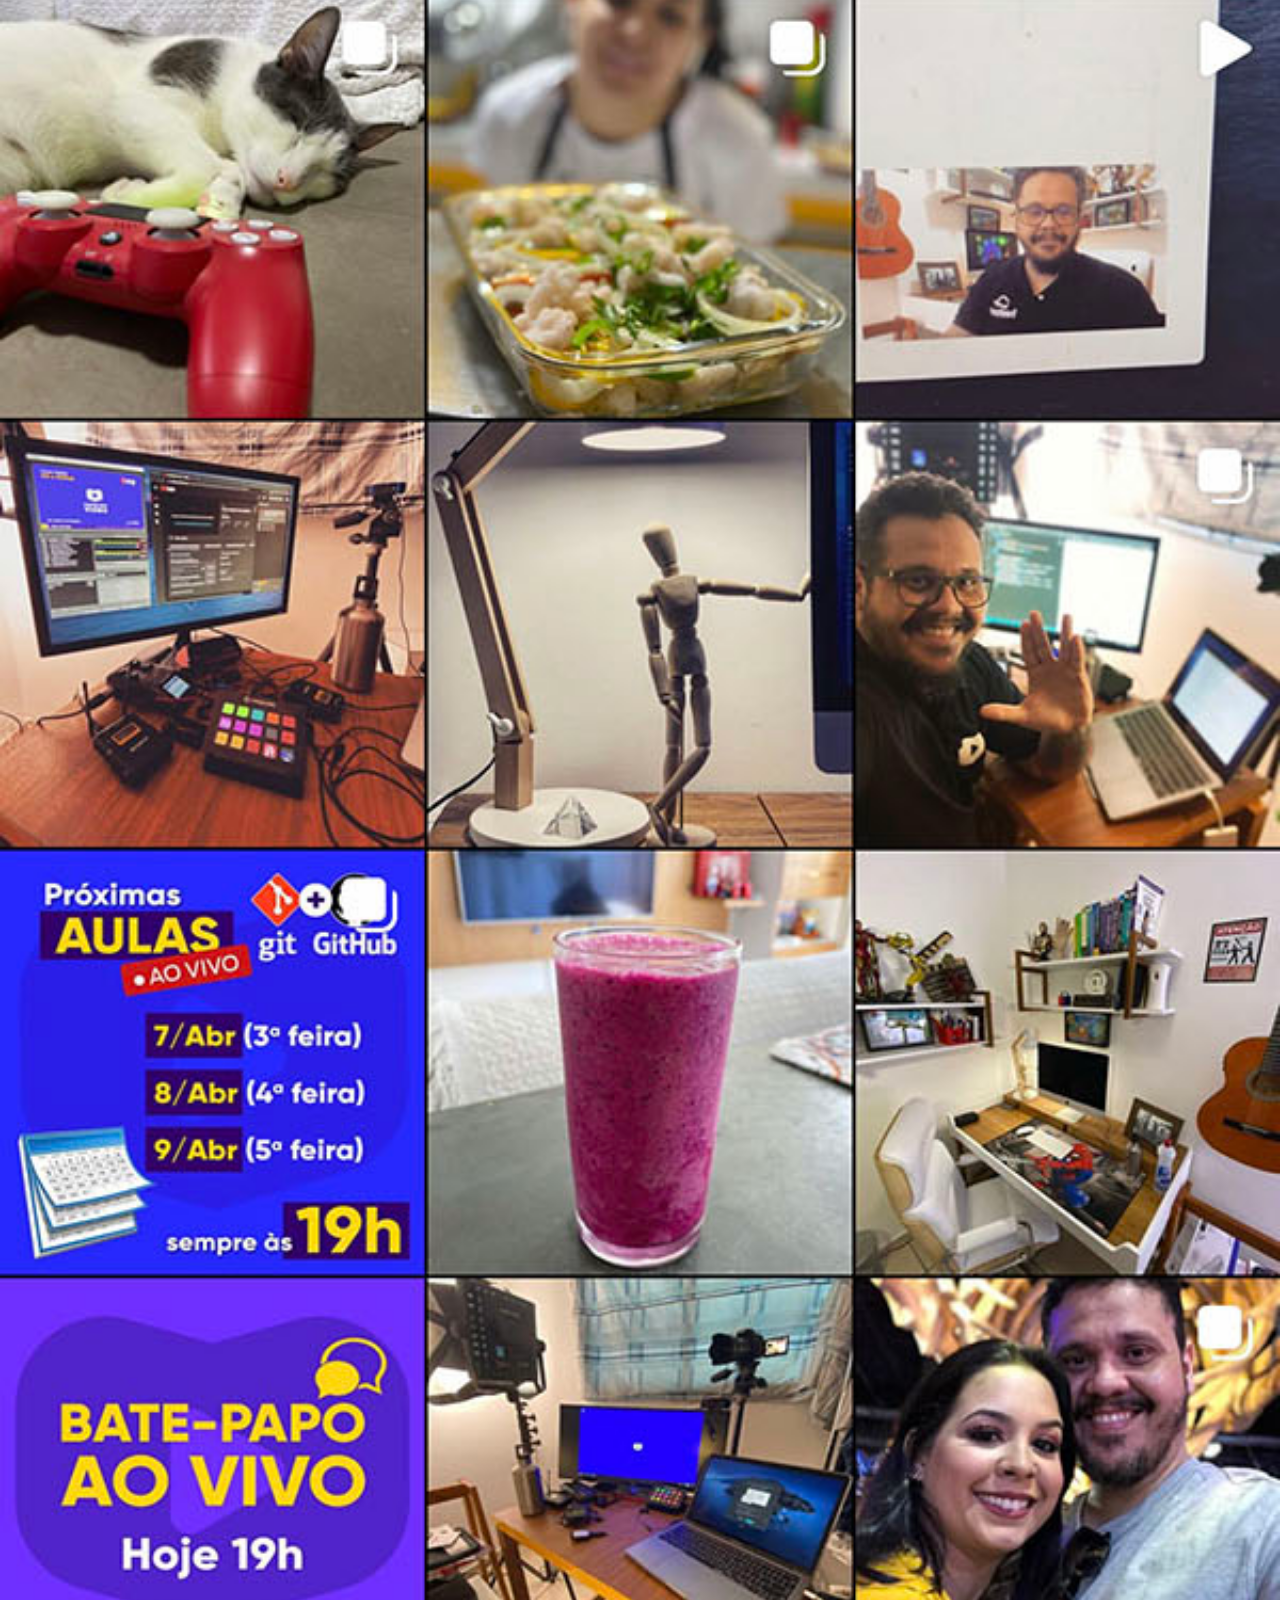
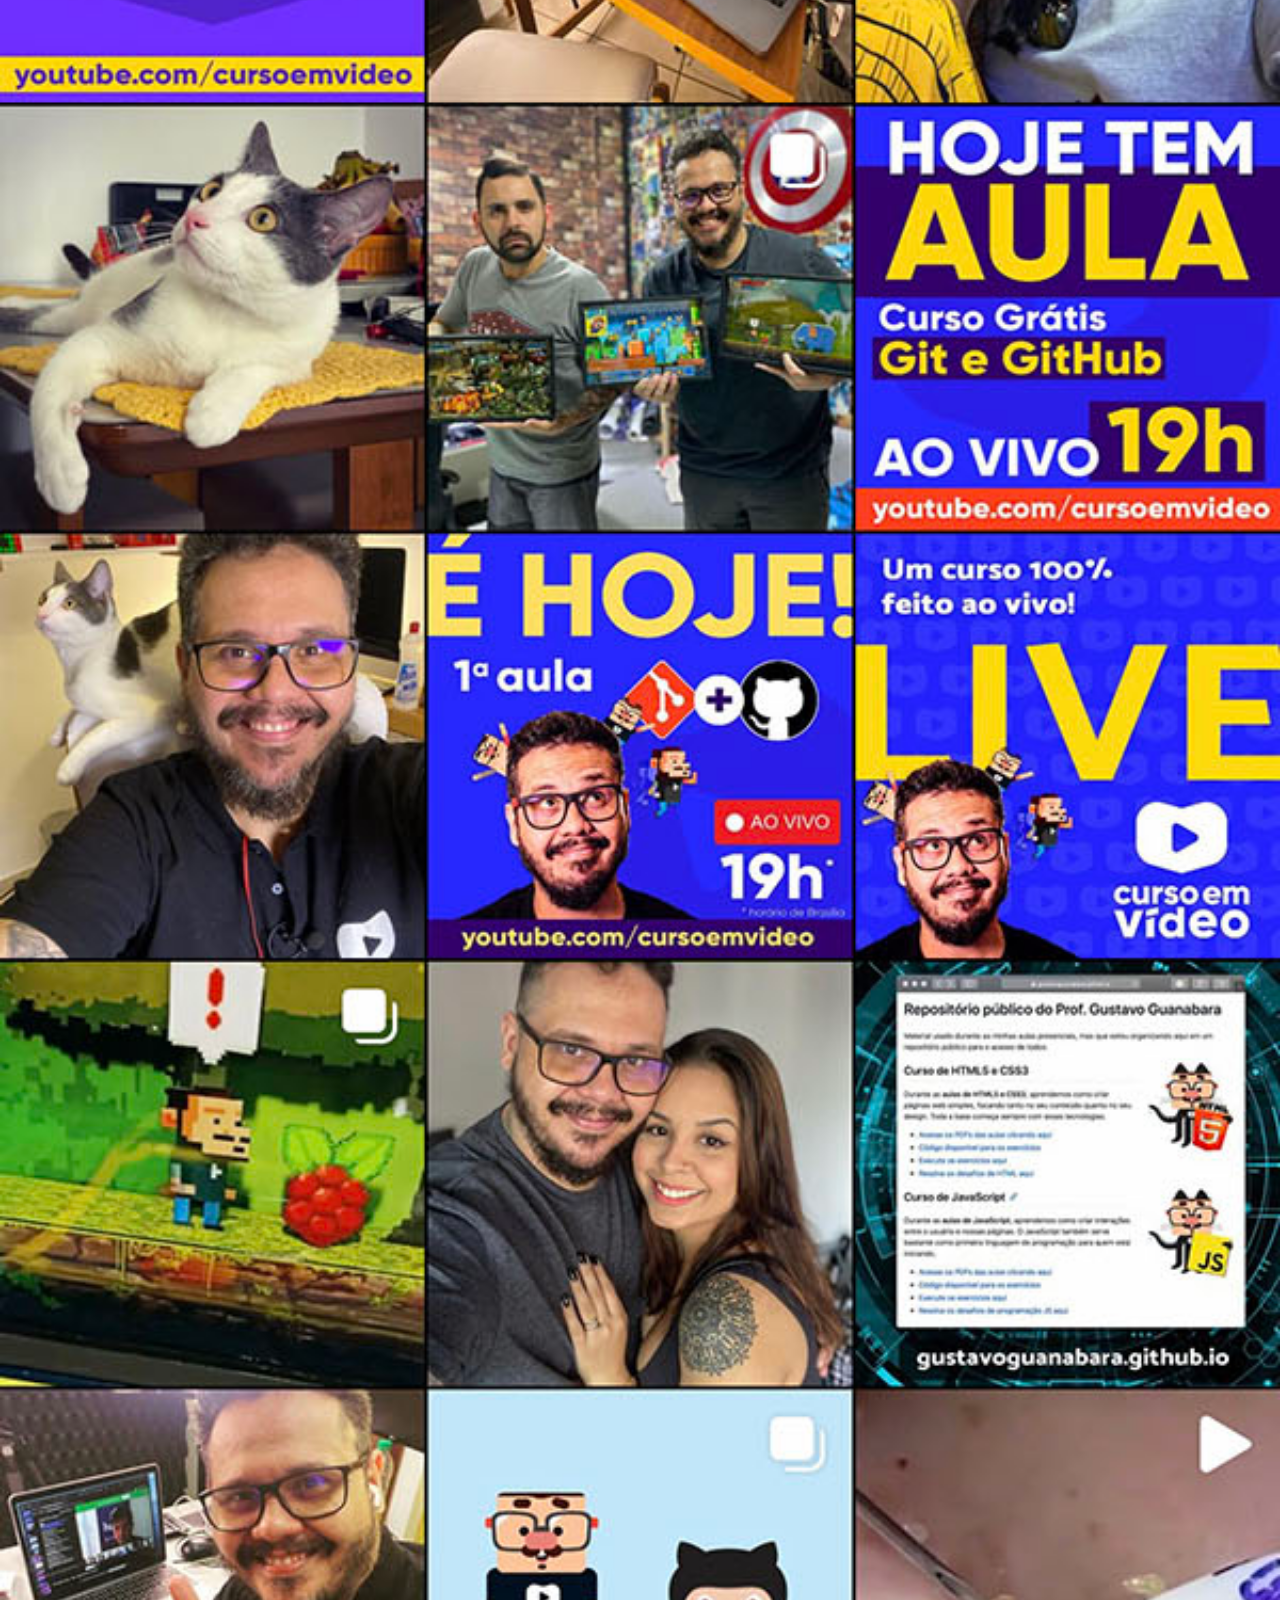
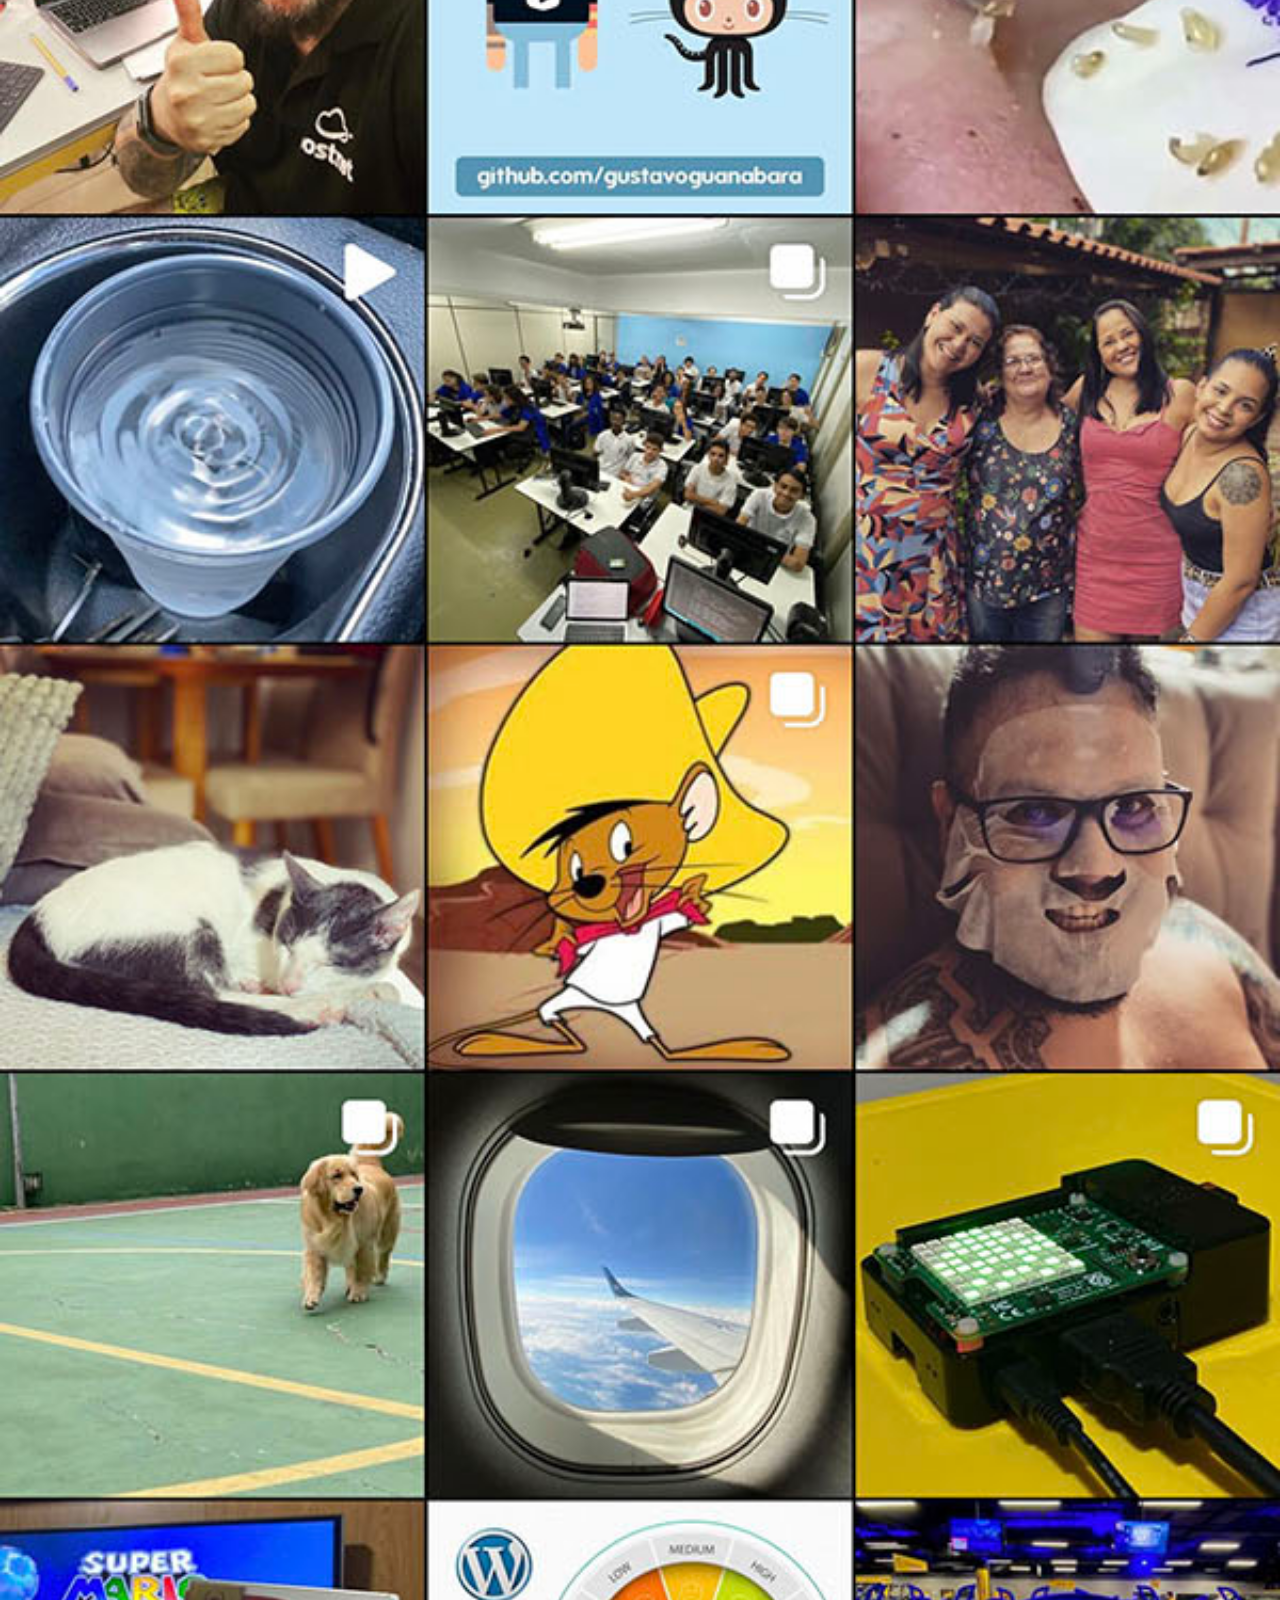
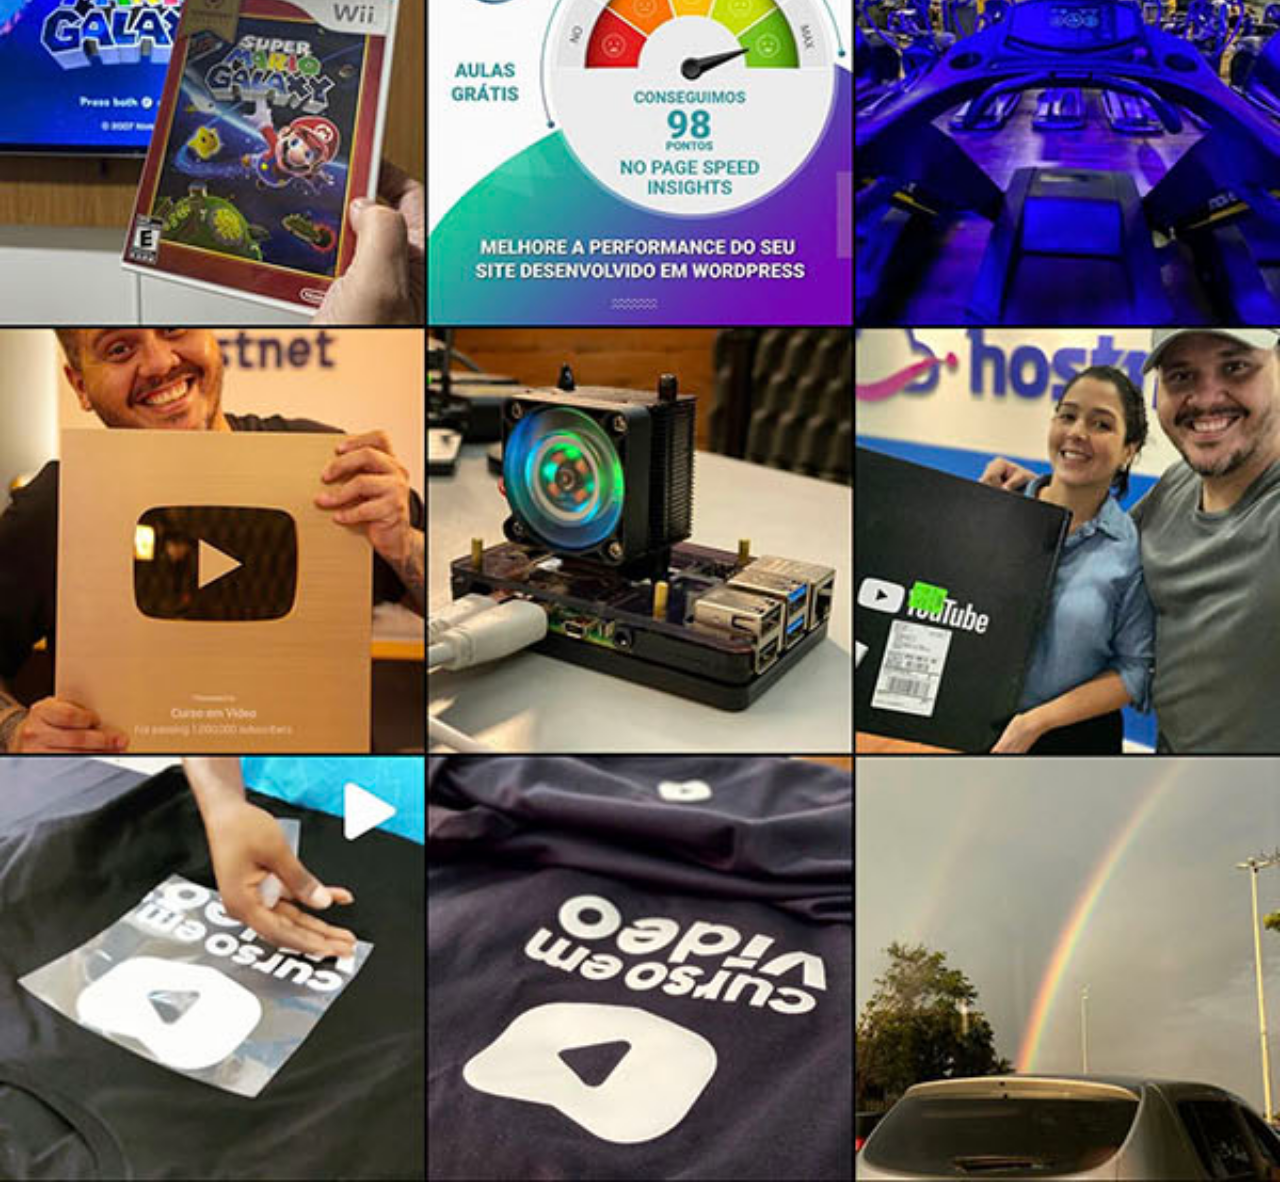
<file: instagram.html>
<!DOCTYPE html>
<html lang="en">
<head>
    <meta charset="UTF-8">
    <meta name="viewport" content="width=device-width, initial-scale=1.0">
    <title>Document</title>
    <link rel="stylesheet" href="estilos/social.css">
</head>
<body>
    <img src="imagens/tela-instagram.jpg" alt="insta">
</body>
</html>
</file>
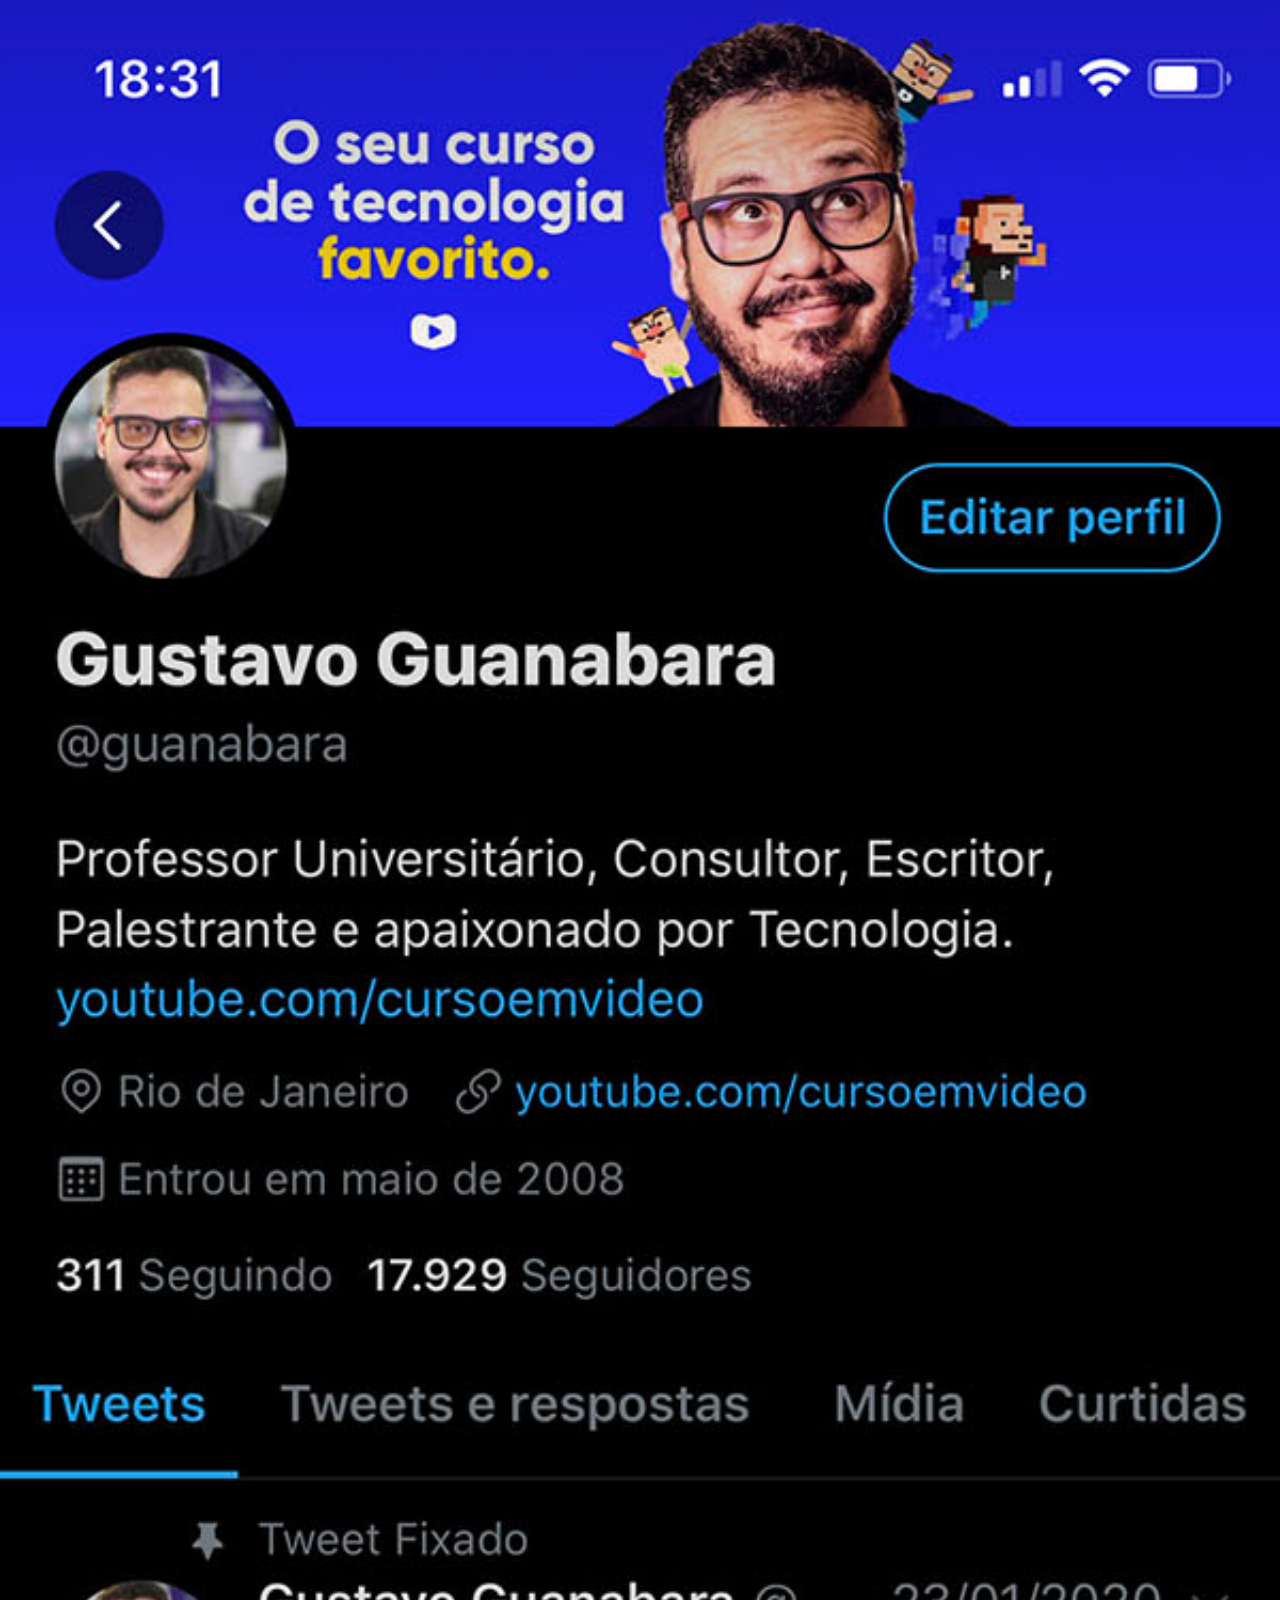
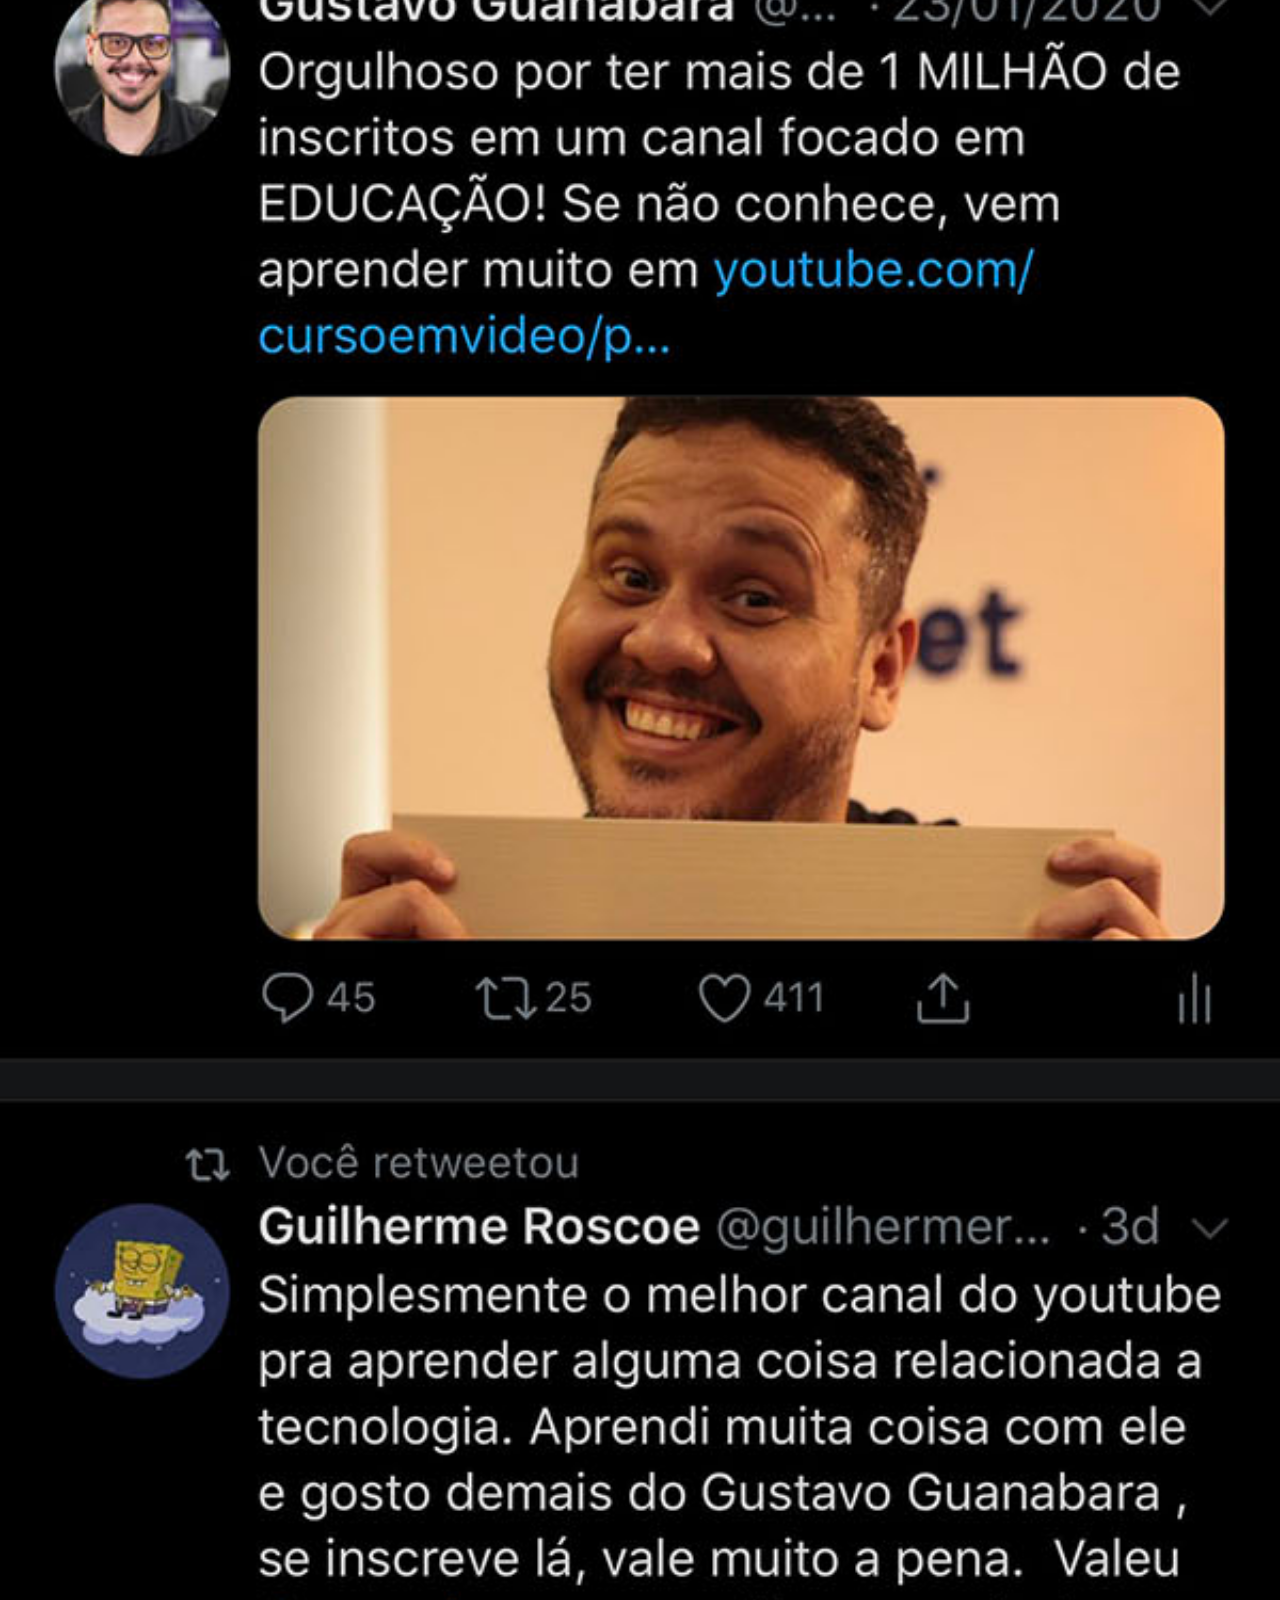
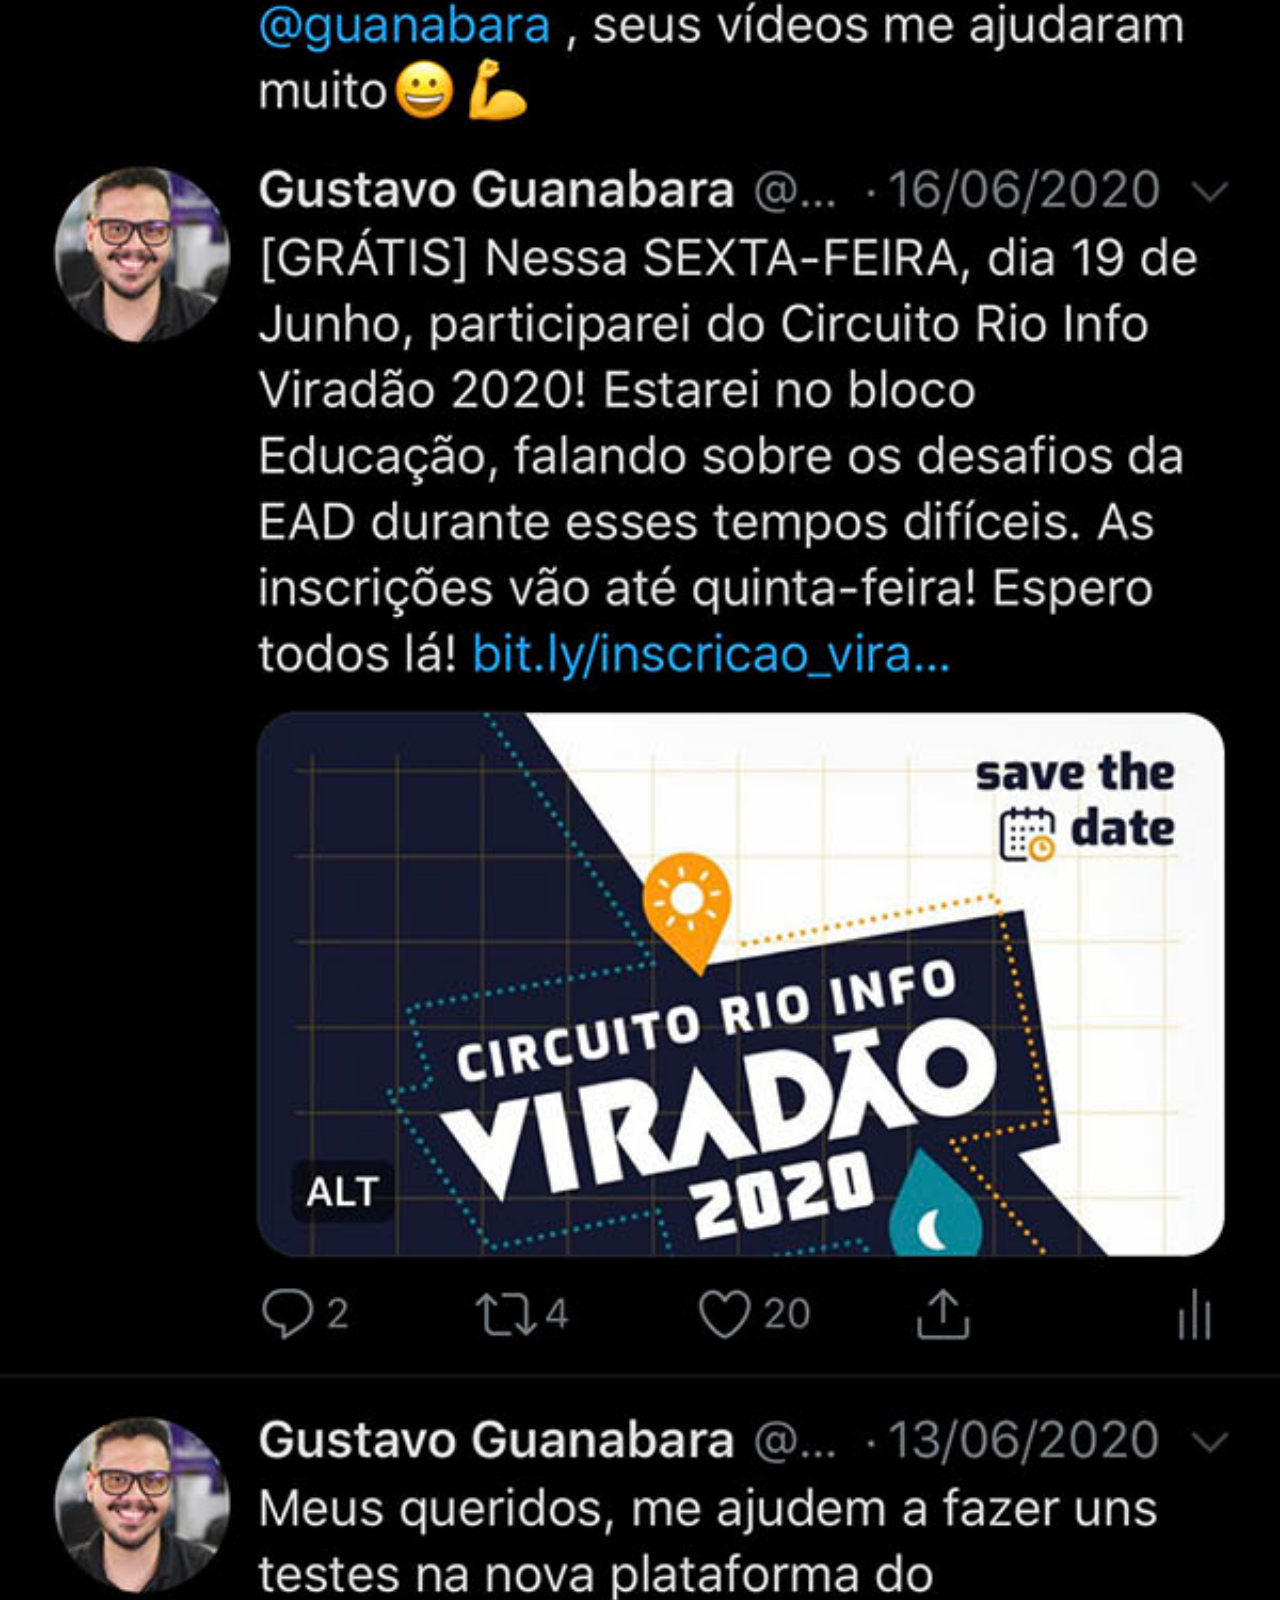
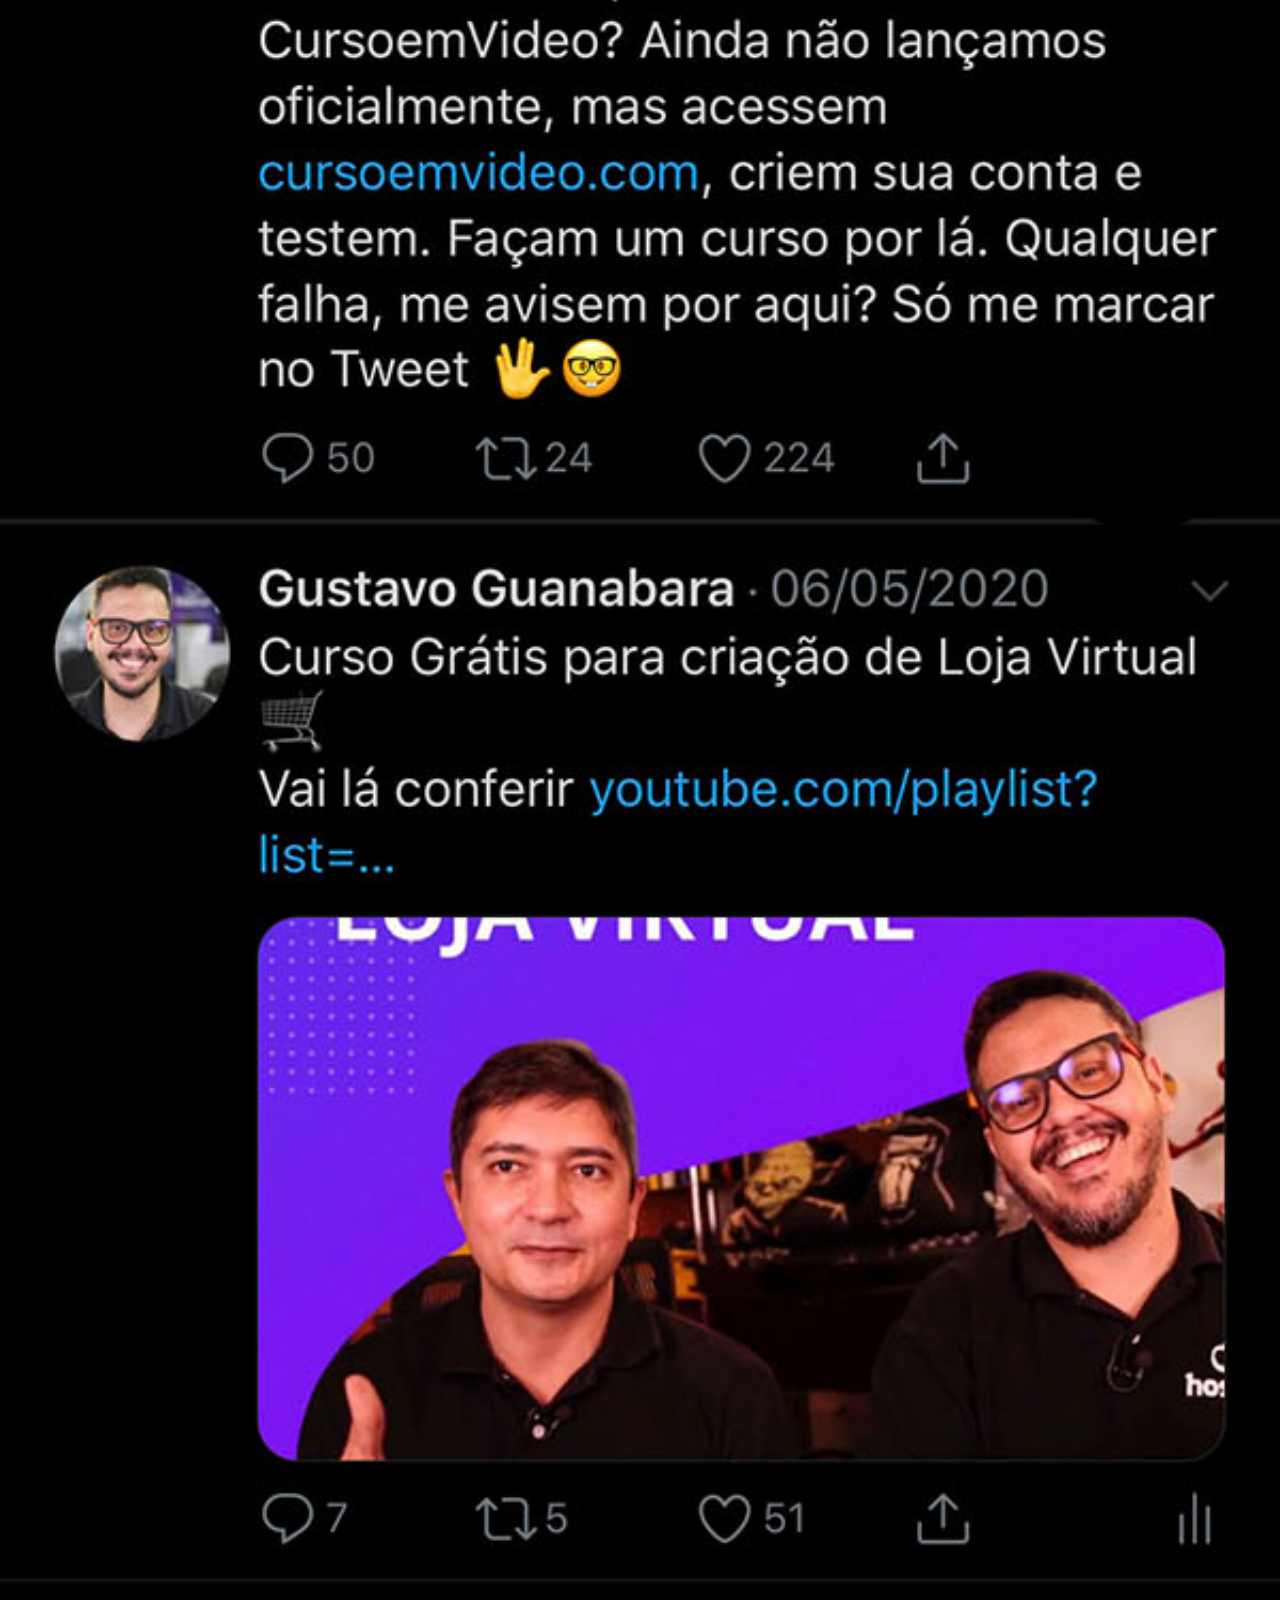
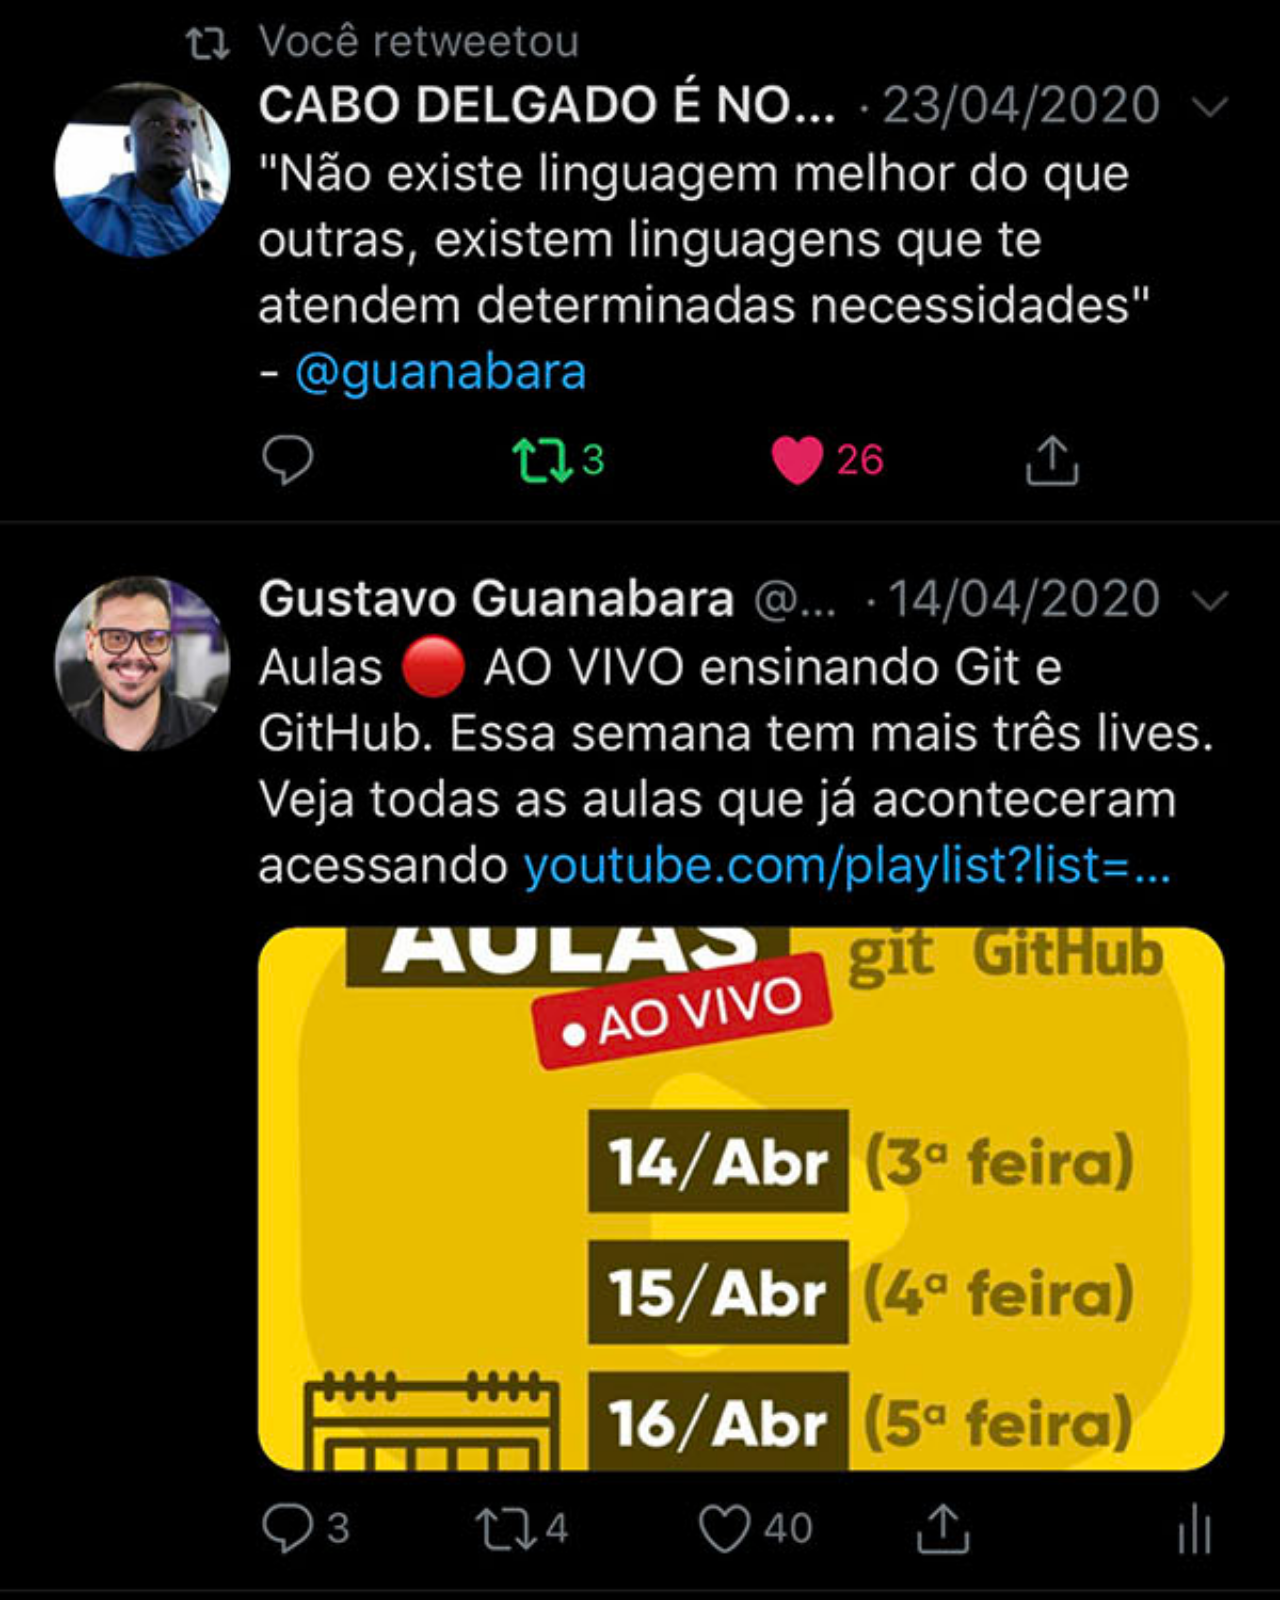
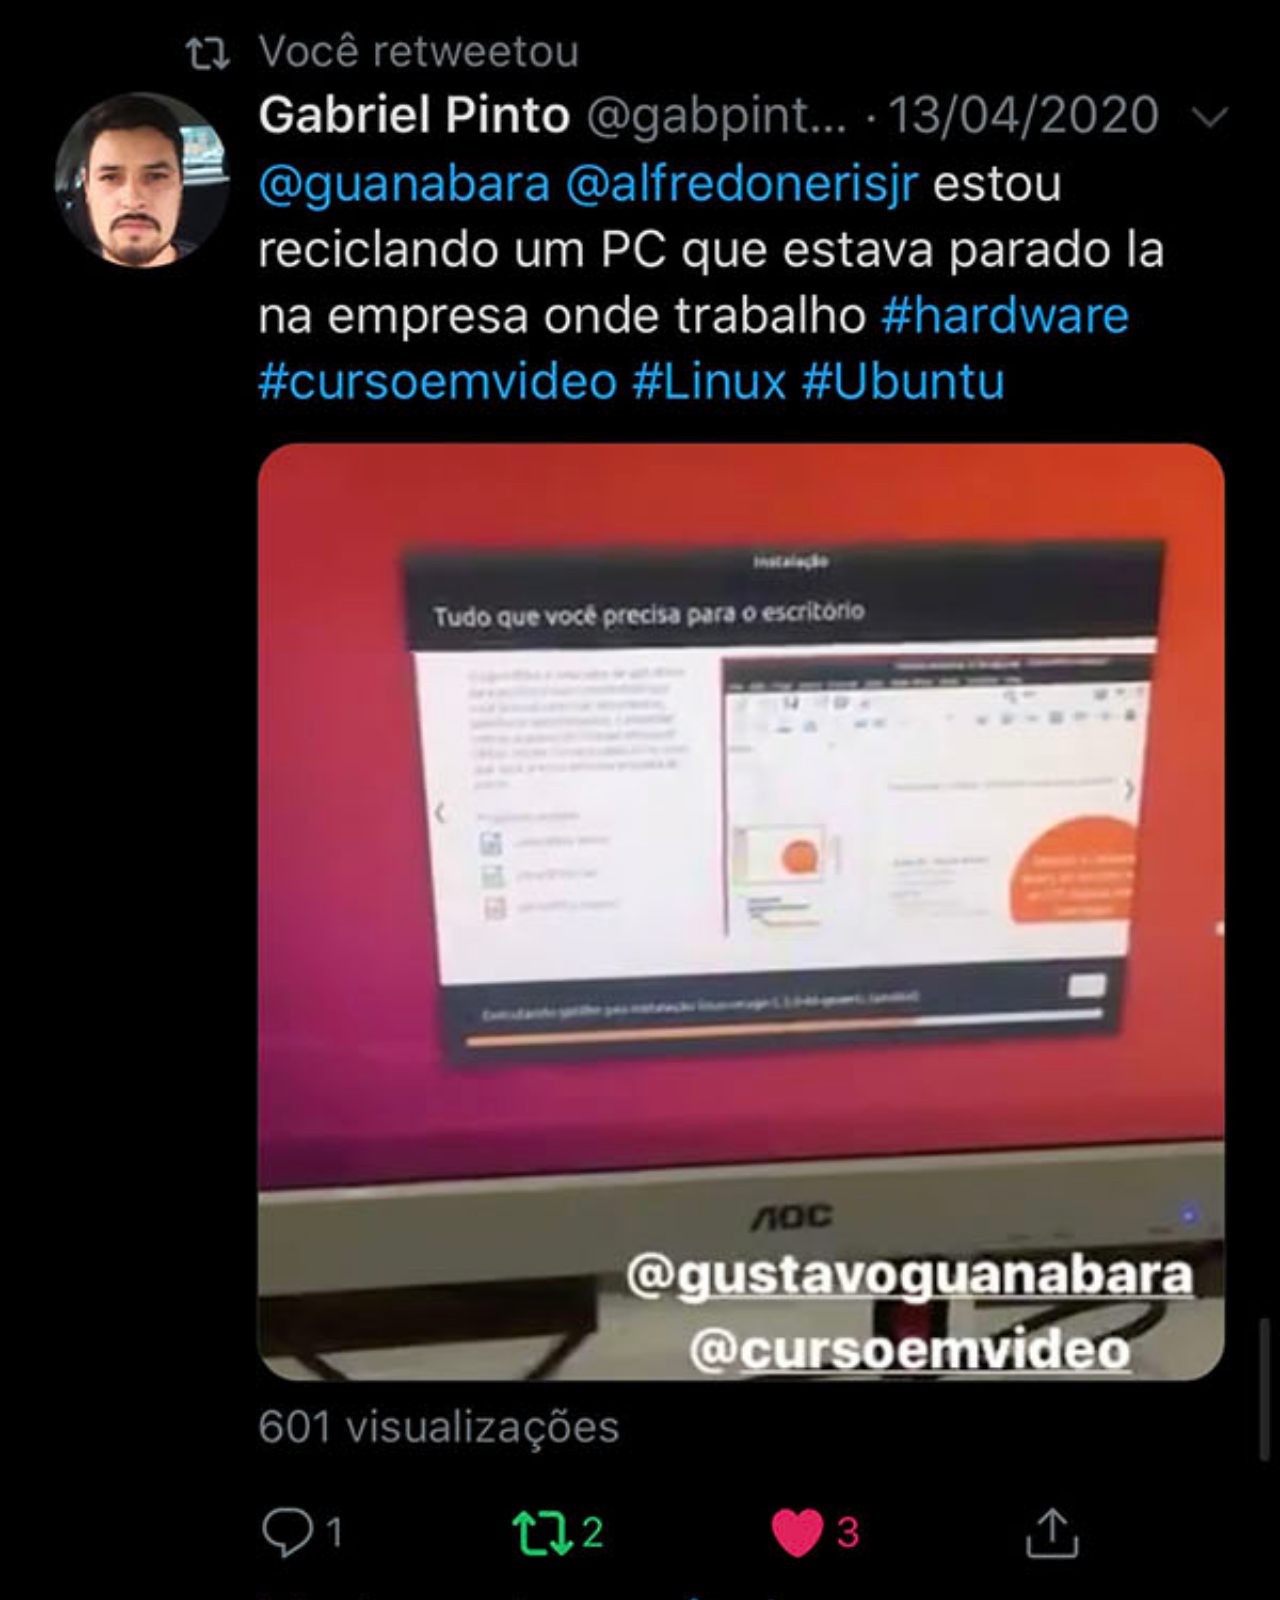
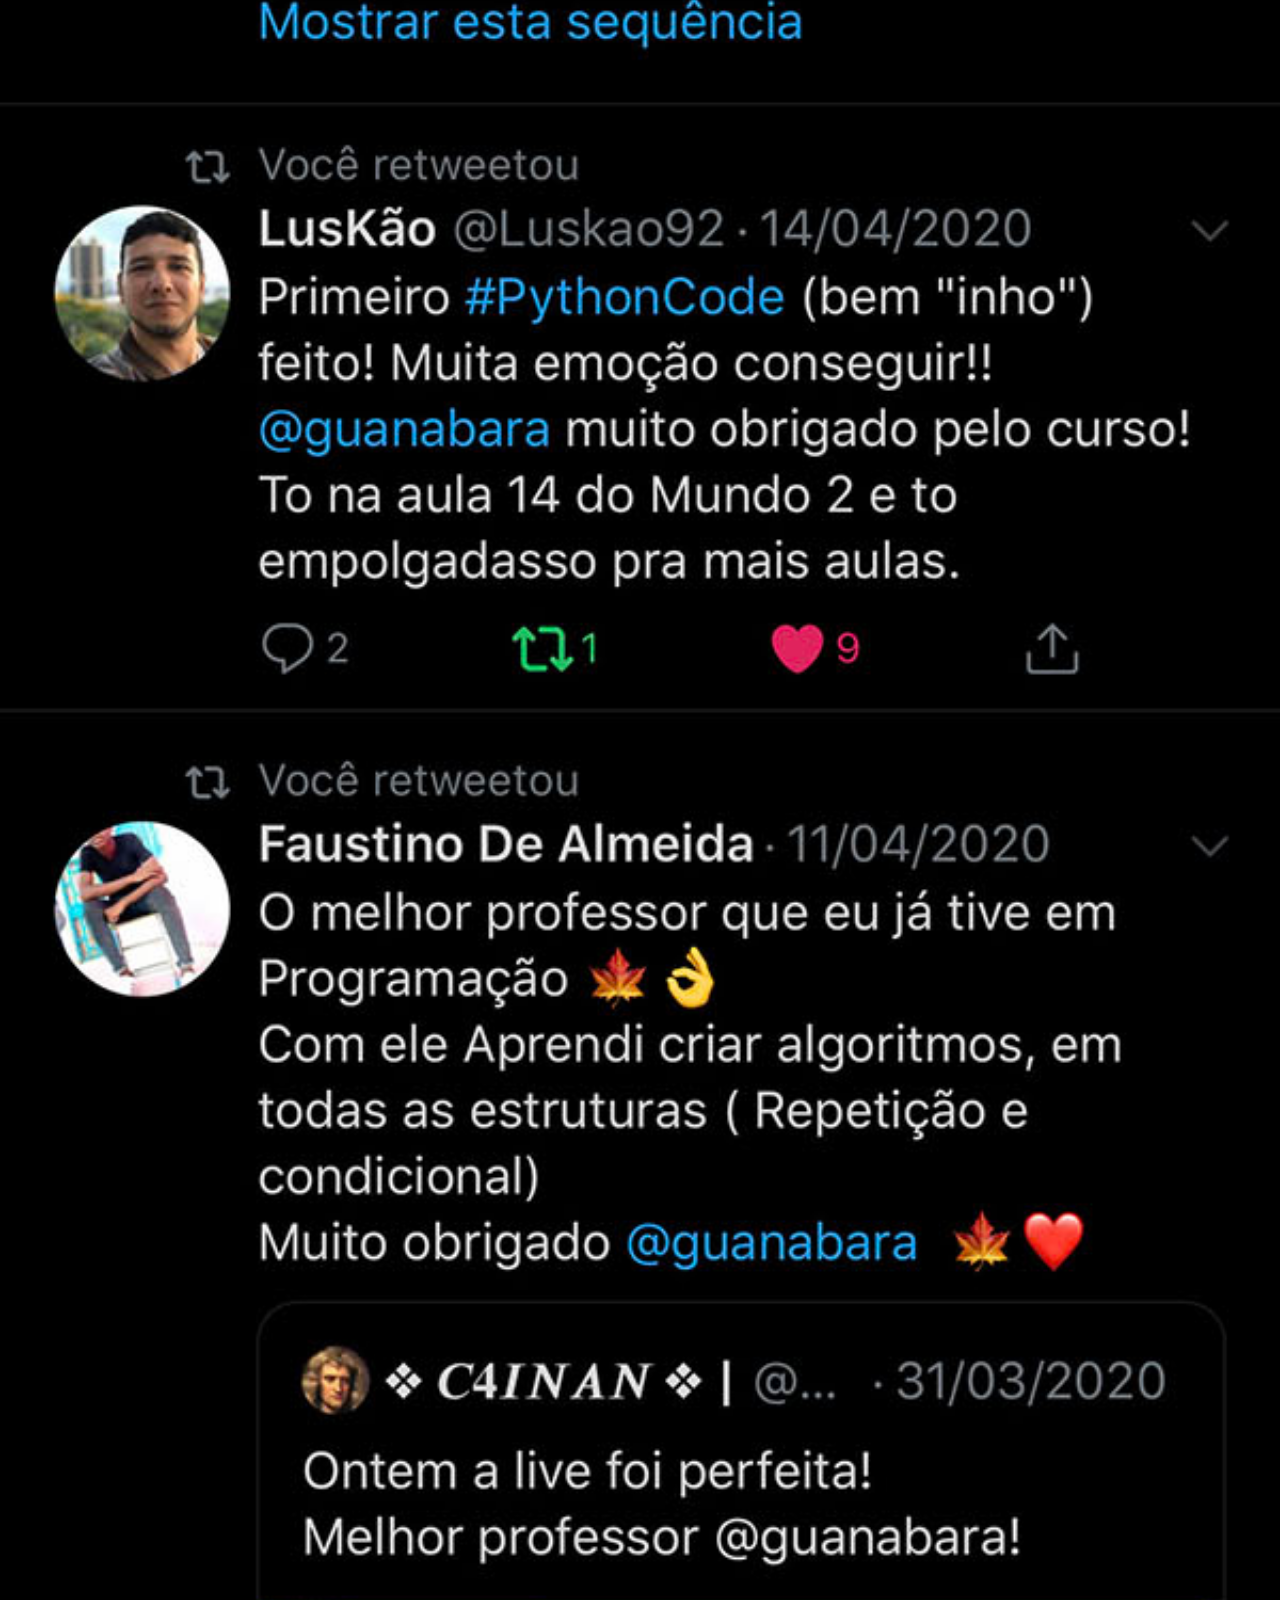
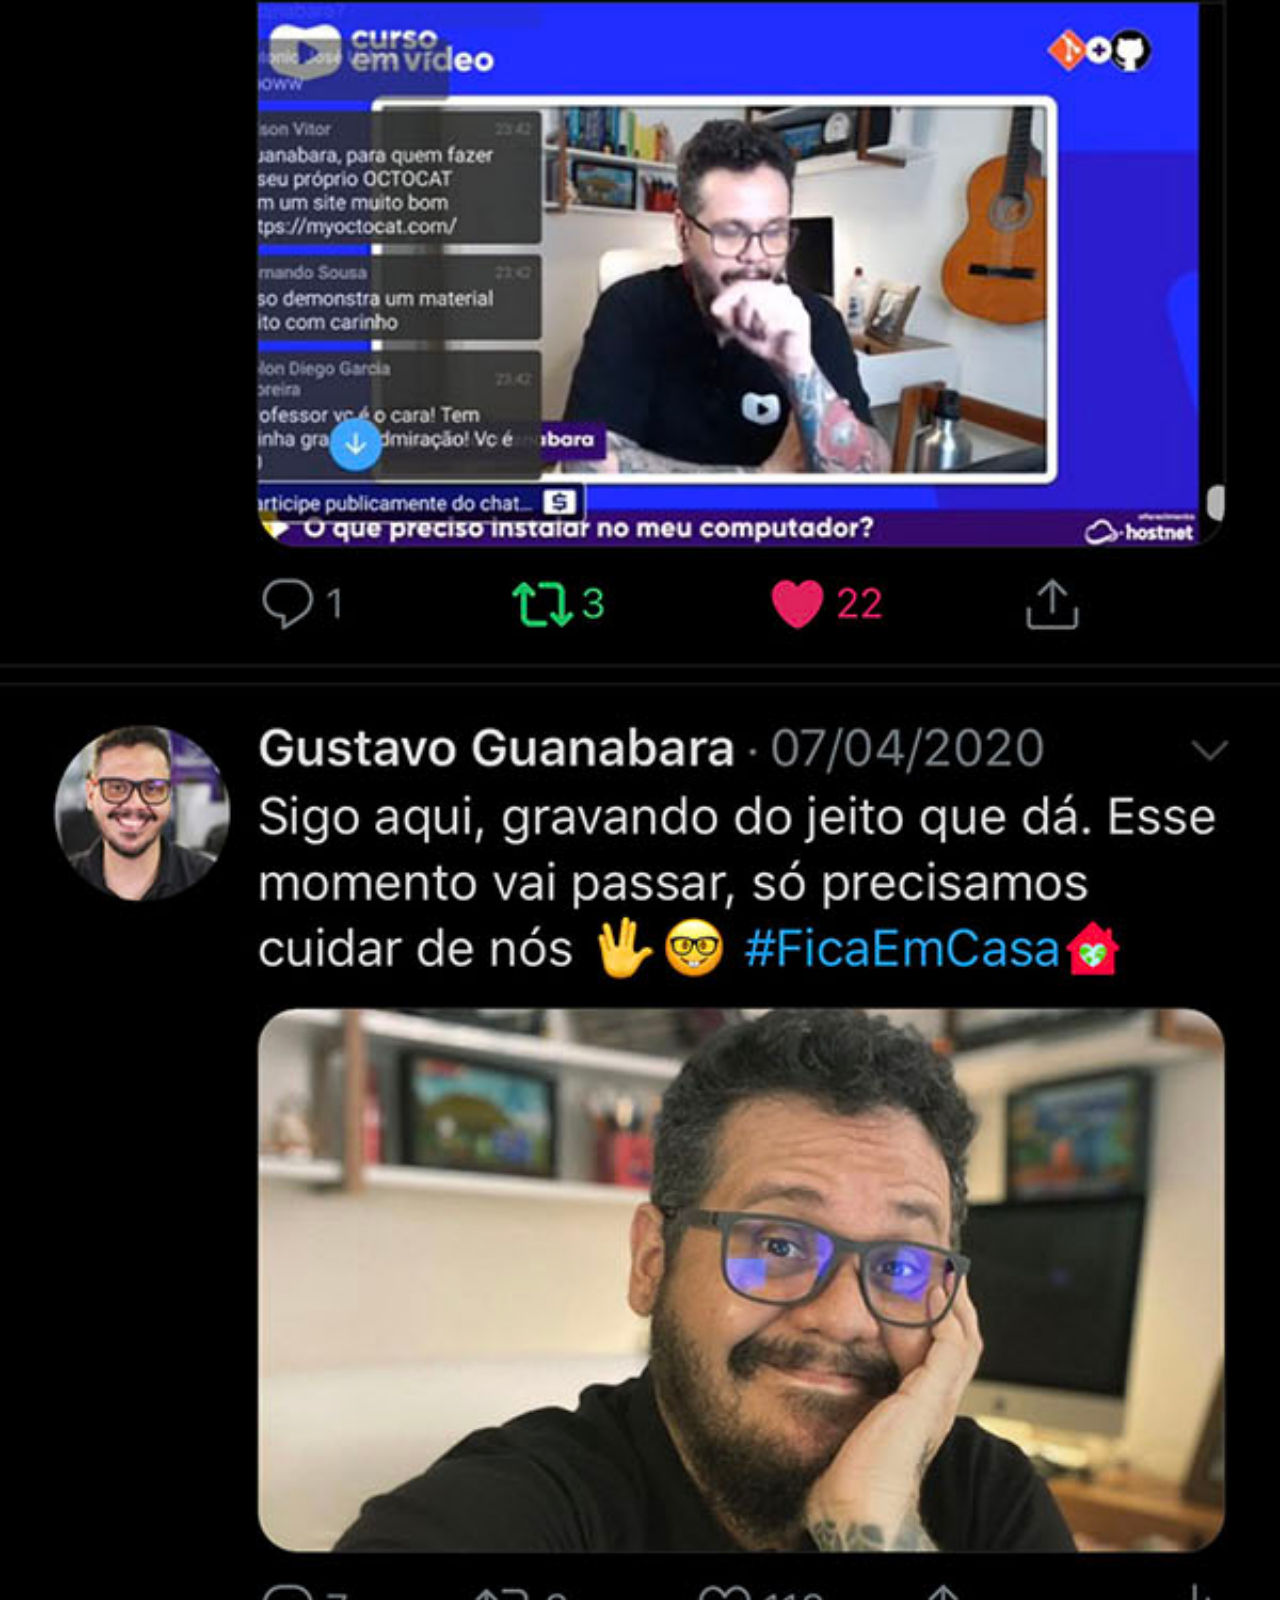
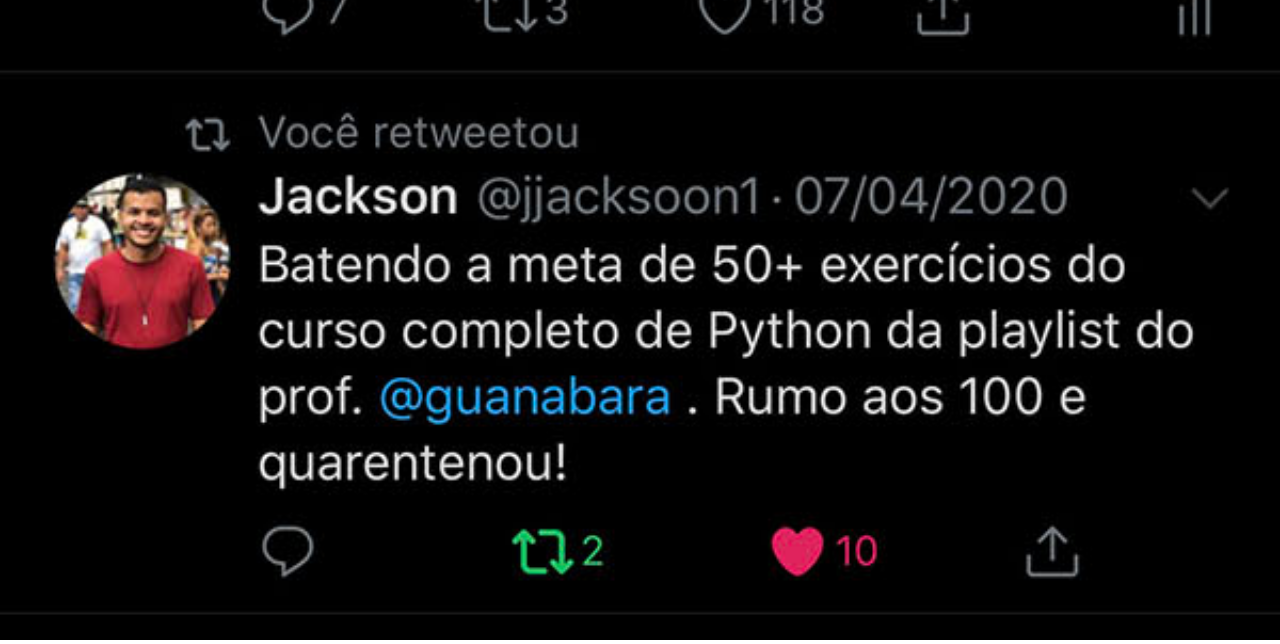
<file: twitter.html>
<!DOCTYPE html>
<html lang="en">
<head>
    <meta charset="UTF-8">
    <meta name="viewport" content="width=device-width, initial-scale=1.0">
    <title>Document</title>
    <link rel="stylesheet" href="estilos/social.css">
</head>
<body>
    <img src="imagens/tela-twitter.jpg" alt="">
</body>
</html>
</file>
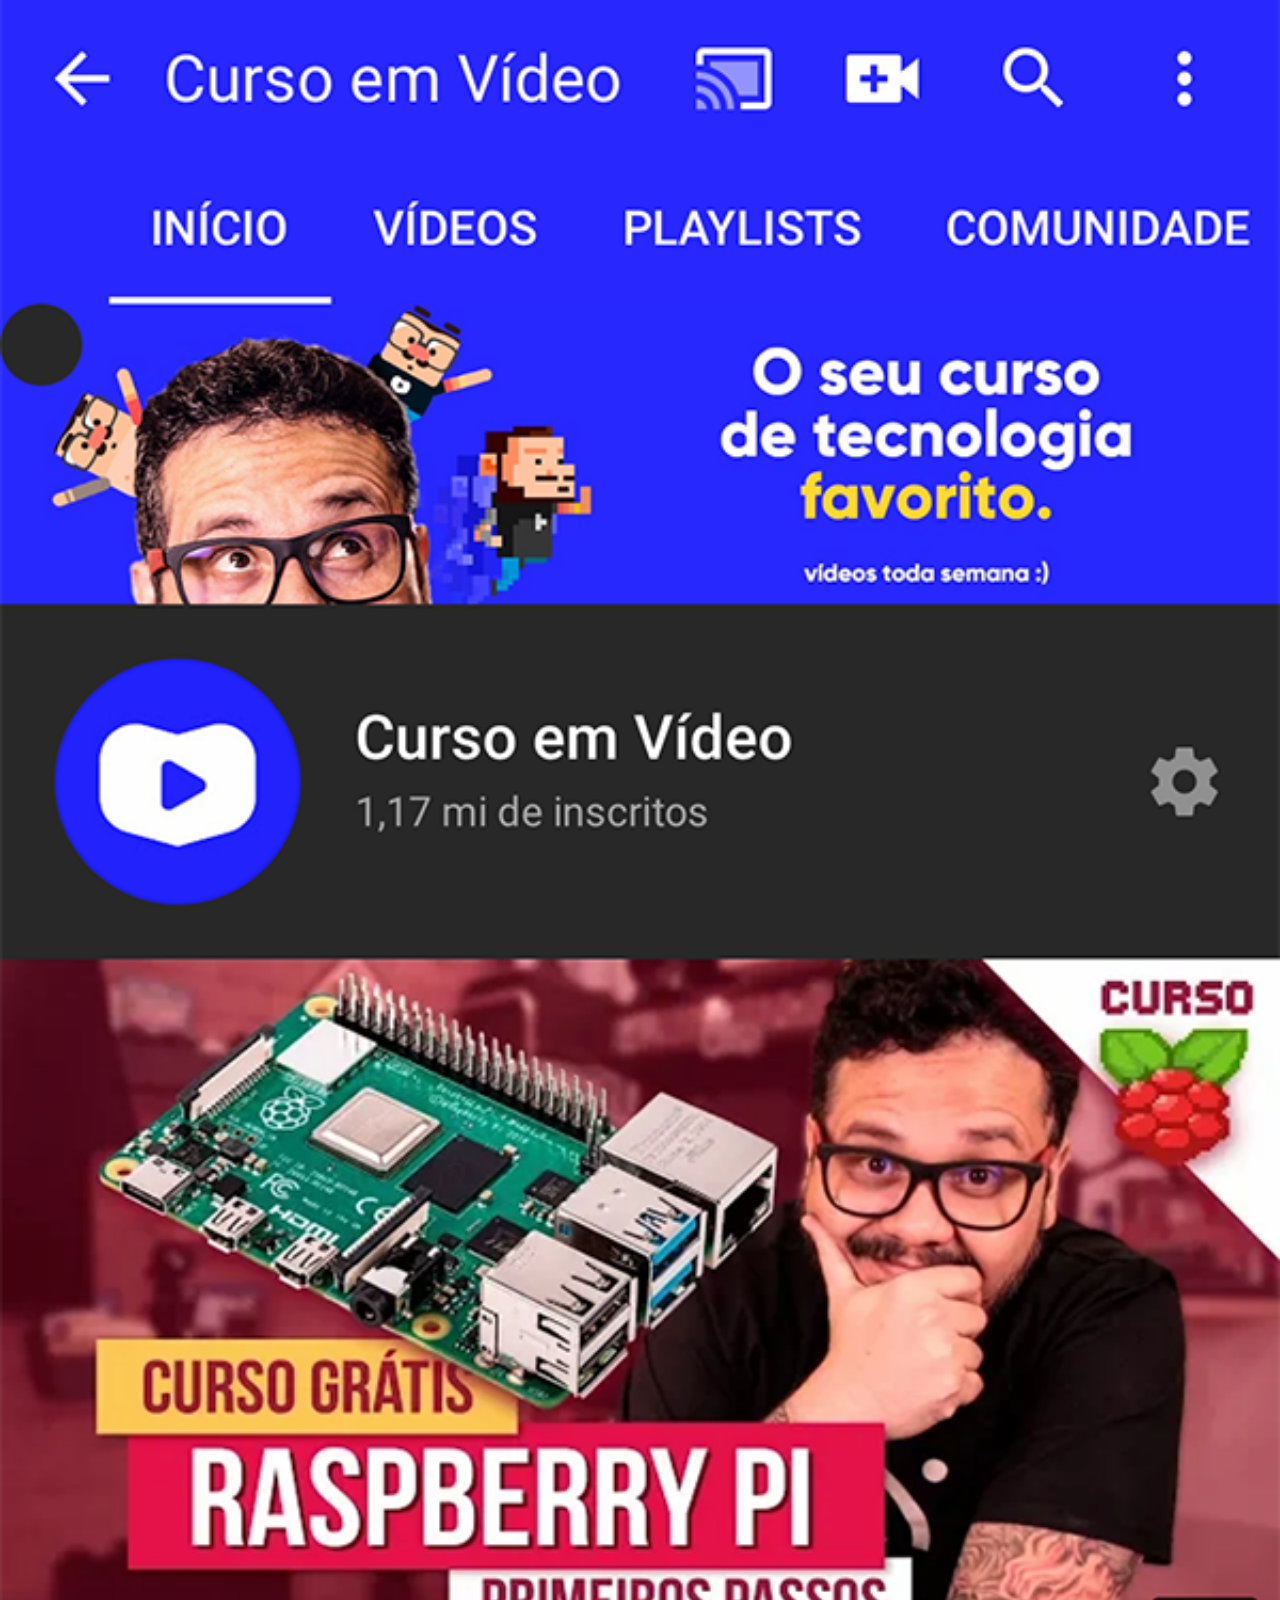
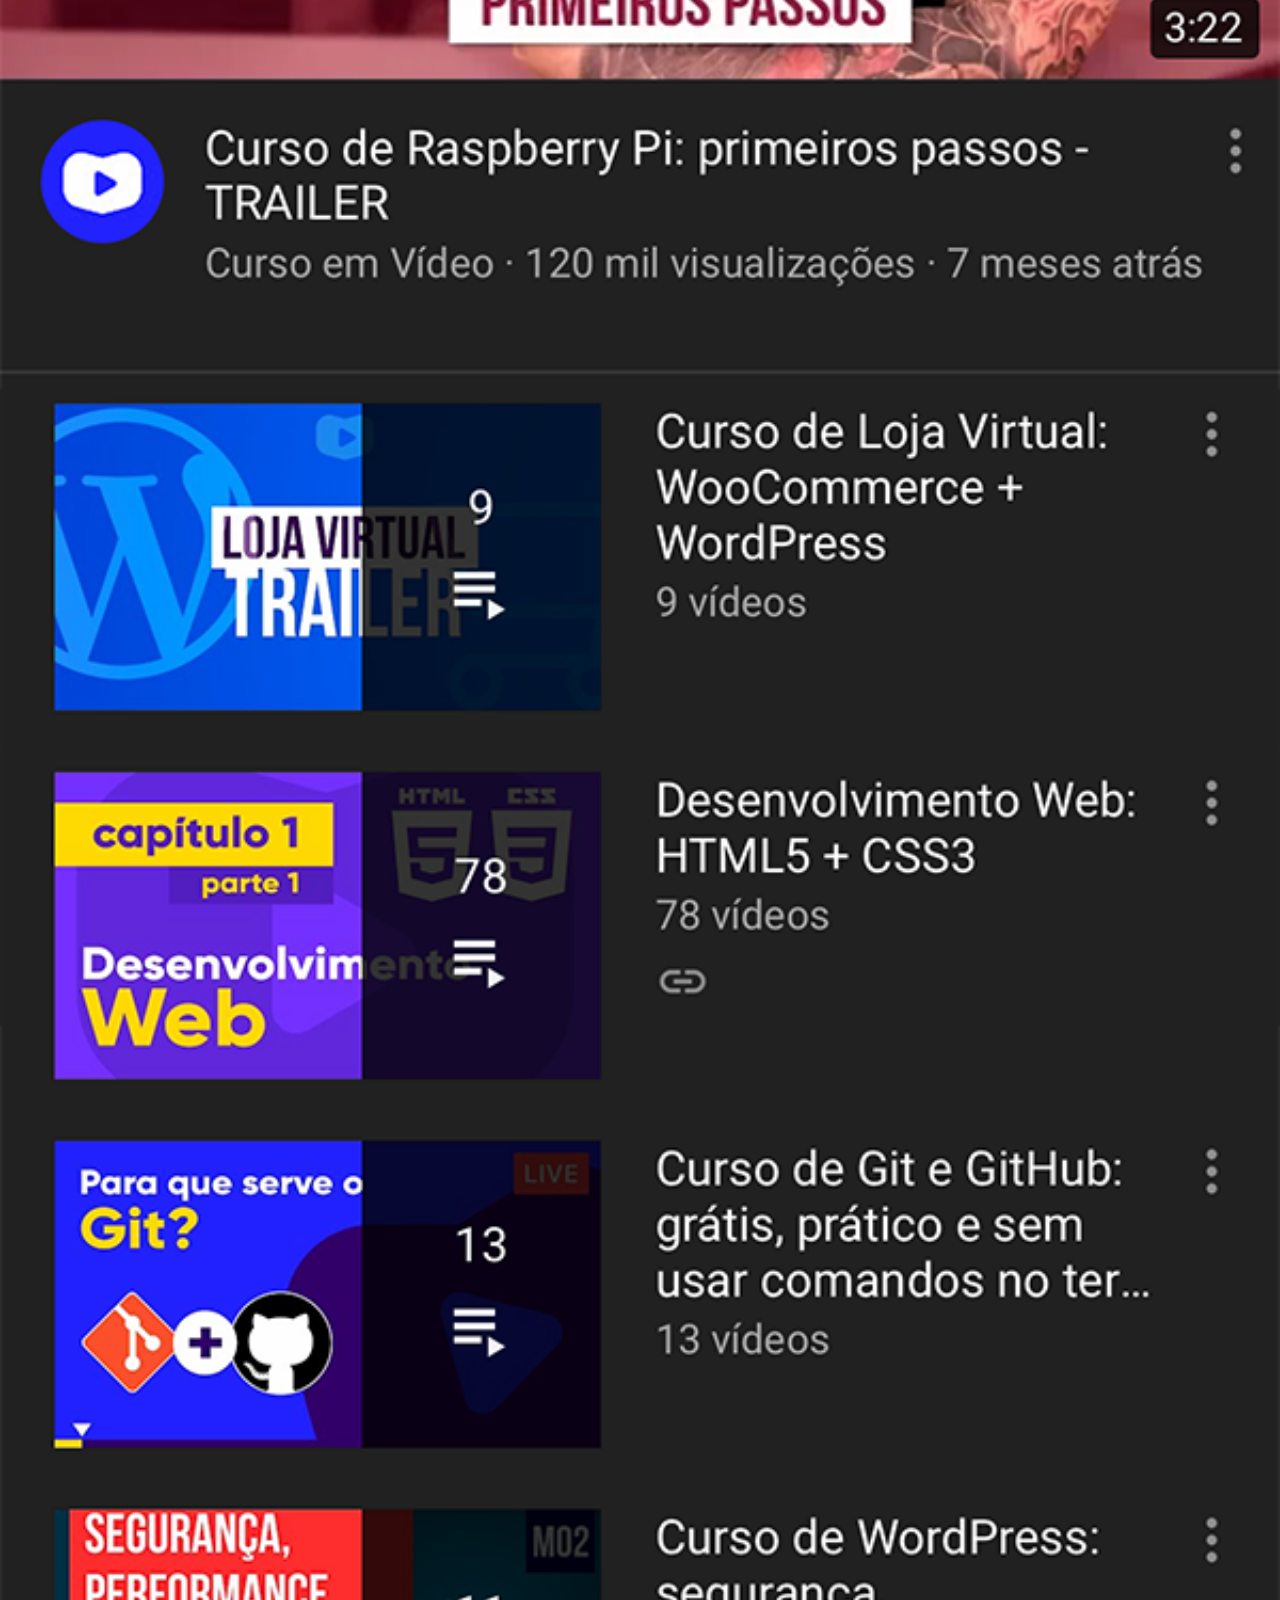
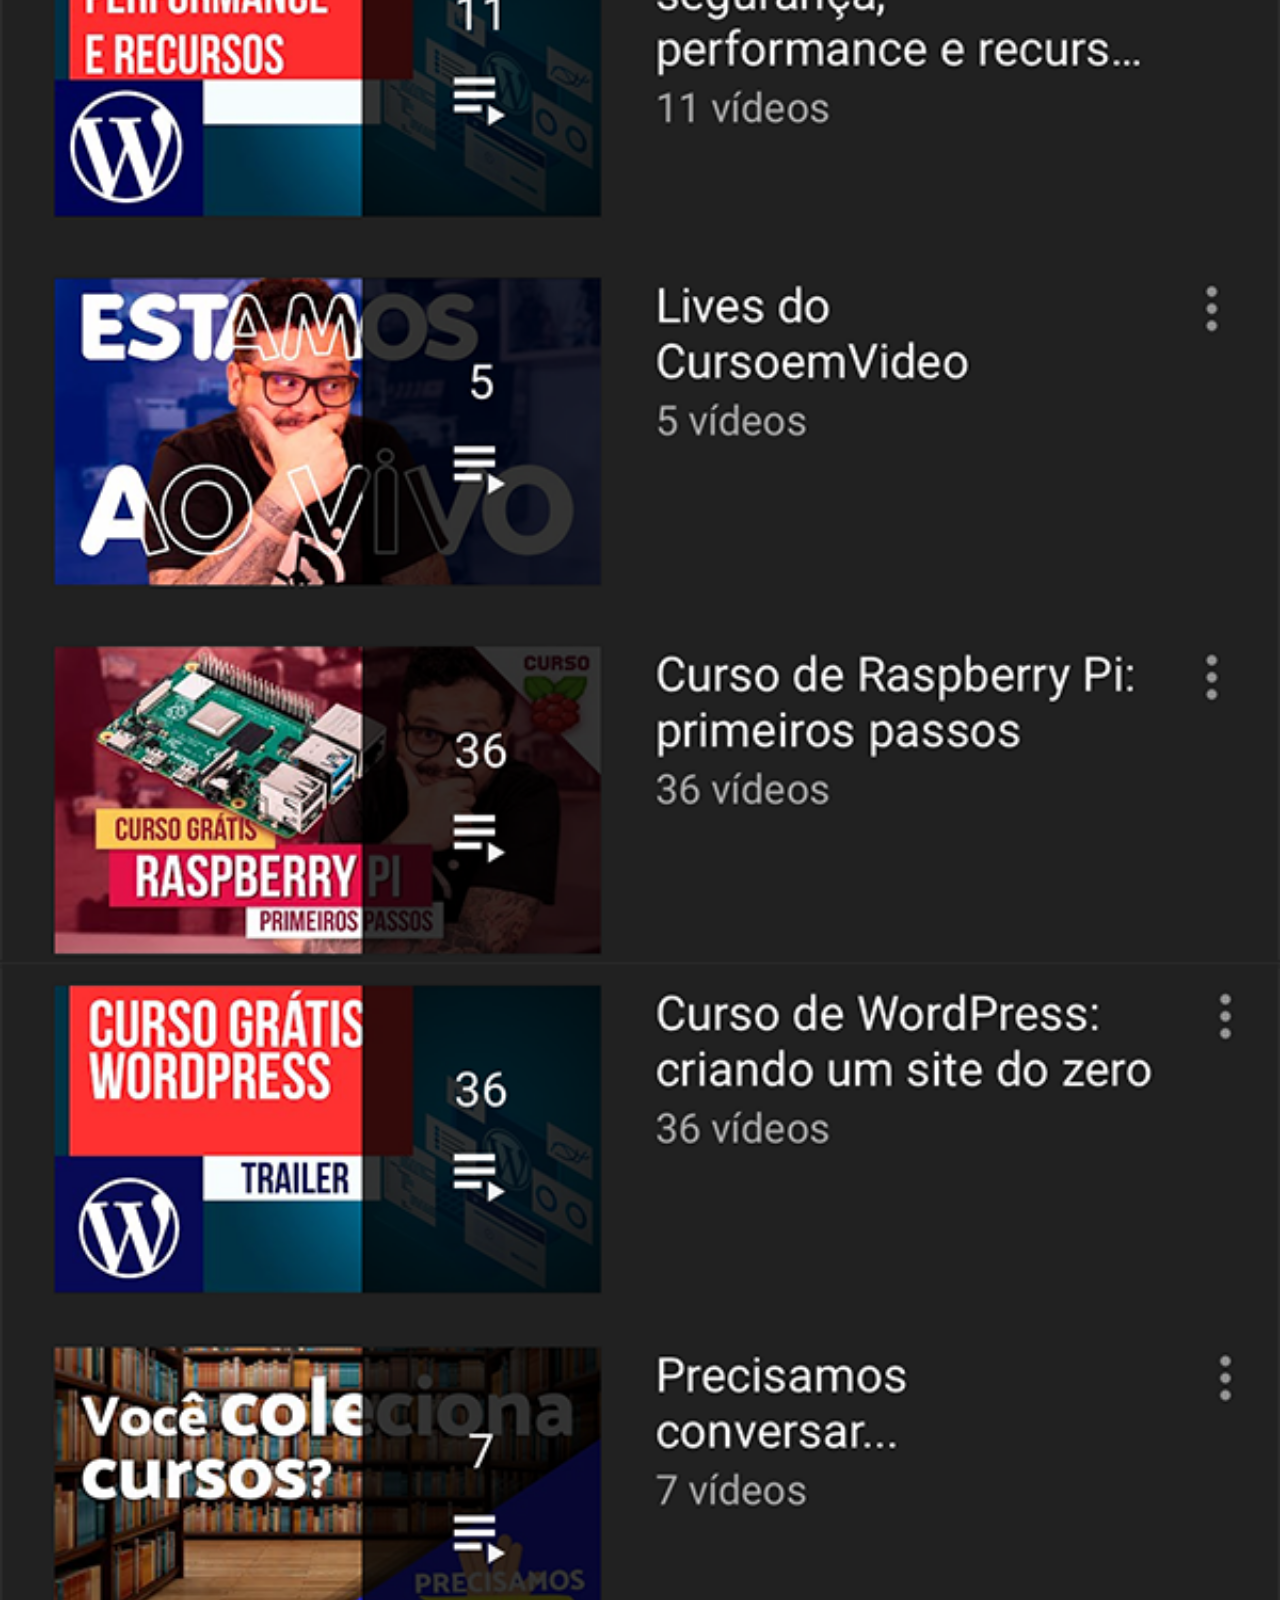
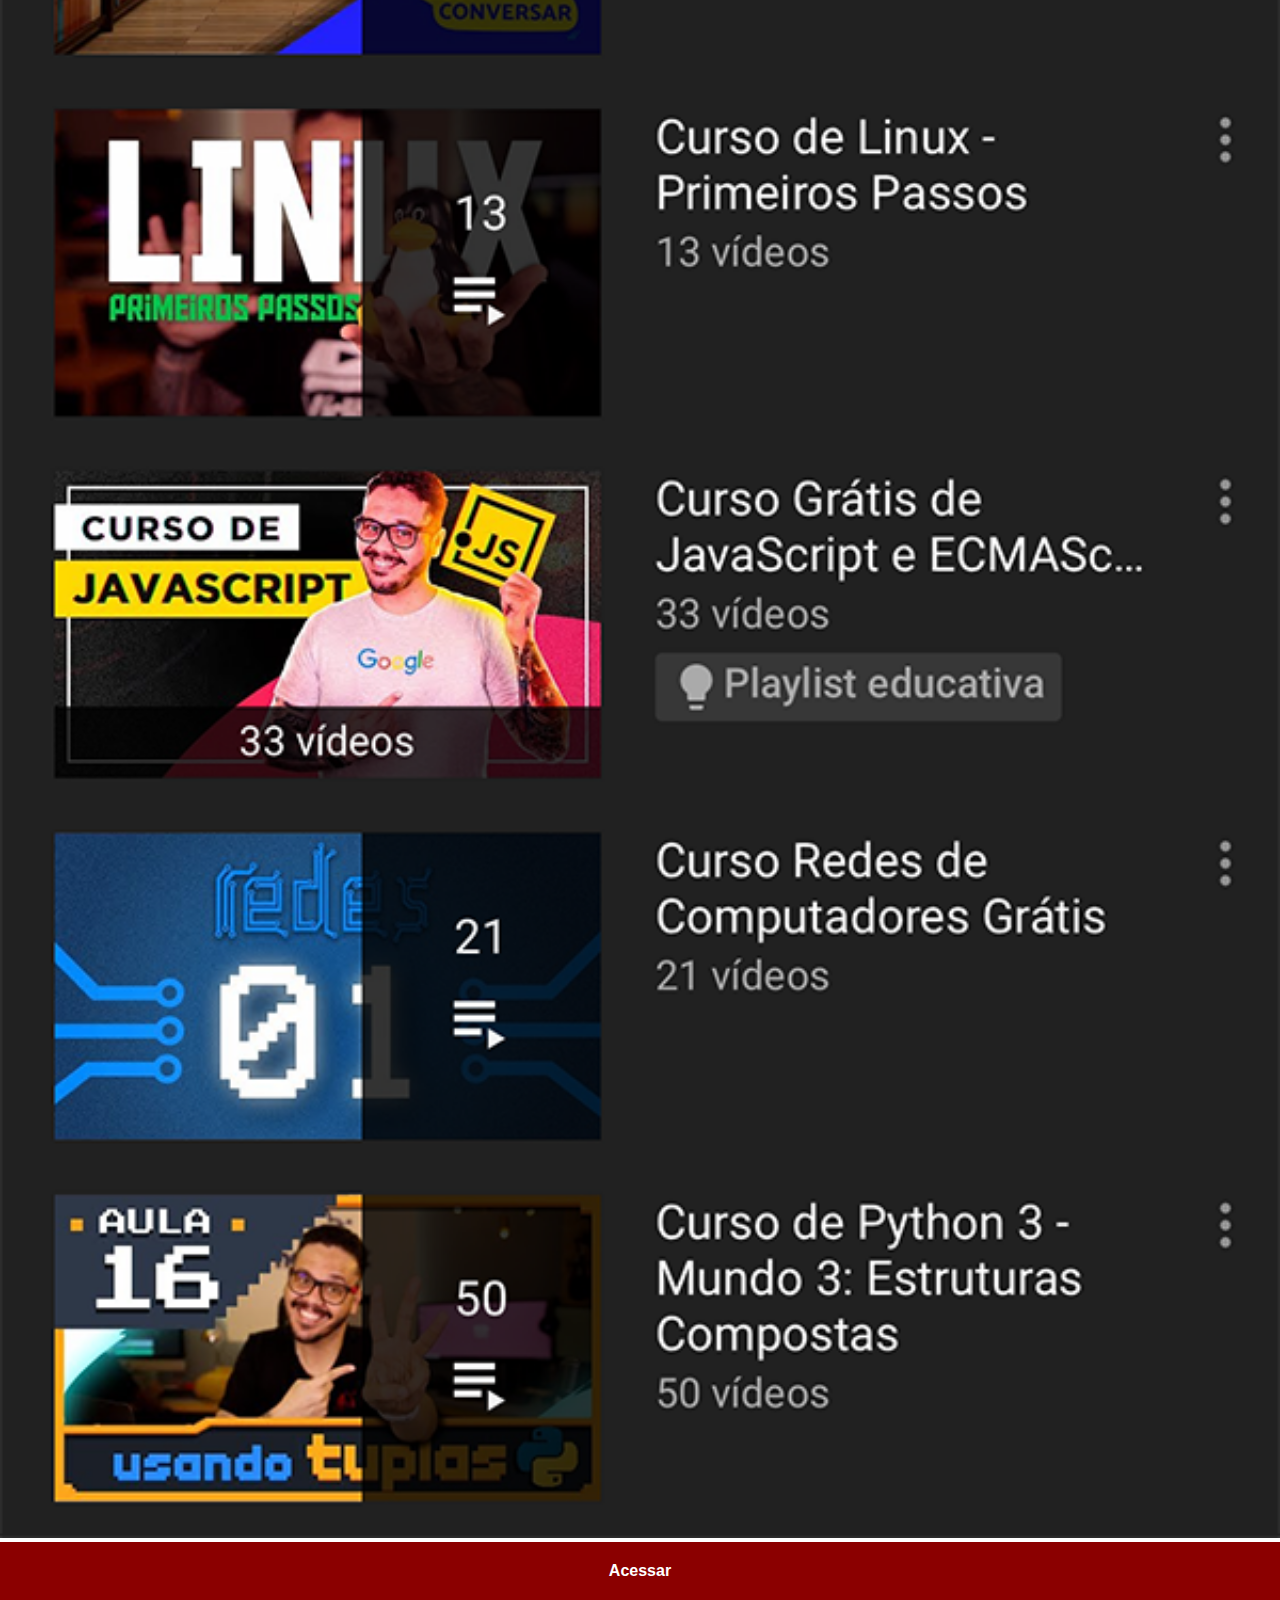
<file: youtube.html>
<!DOCTYPE html>
<html lang="en">
<head>
    <meta charset="UTF-8">
    <meta name="viewport" content="width=device-width, initial-scale=1.0">
    <title>Document</title>
    <style>
        *{
            margin: 0px;
            padding: 0px;
            font-family: Arial, Helvetica, sans-serif;
        }
        img{
            width: 100vw;
        }
        ::-webkit-scrollbar{
            width: 0;
            height: 0;
        }
        a{
            display: block;
            background-color: darkred;
            color:white;
            padding: 20px;
            text-align: center;
            font-weight: bolder;
            text-decoration: none;
        }
        a:hover{
            background-color: red;
        }
    </style>
</head>
<body>
    <img src="imagens/tela-youtube.png" alt="">
    <a href="https://www.youtube.com" target="_blank">Acessar</a>
</body>
</html>
</file>
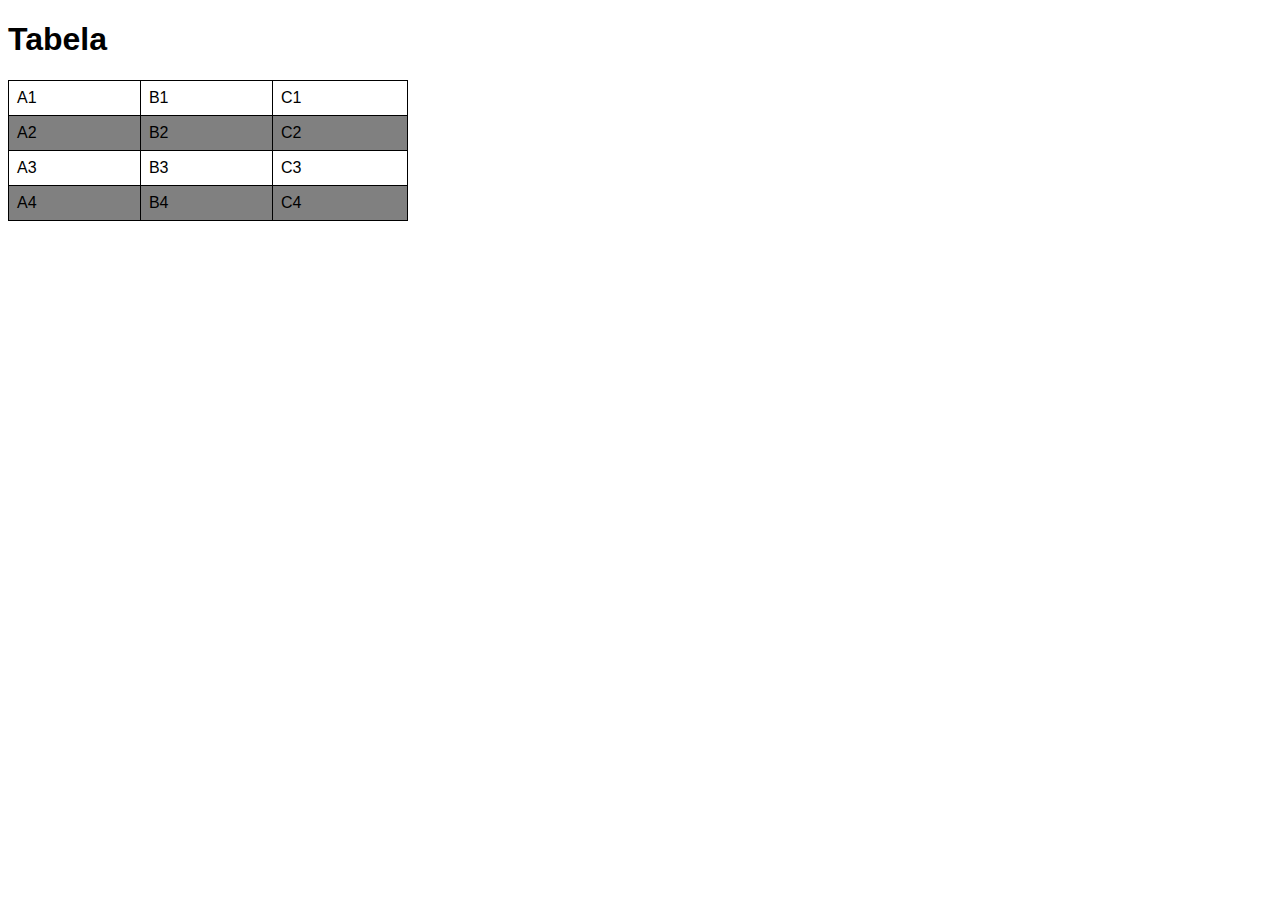
<file: tabel/tabel.html>
<!DOCTYPE html>
<html lang="pt-br">
<head>
    <meta charset="UTF-8">
    <meta name="viewport" content="width=device-width, initial-scale=1.0">
    <title>Tabelas</title>
    <style>
        body{
            font-family: Arial, Helvetica, sans-serif;

        }
        table{
            width: 400px;
            border-collapse: collapse;
        }
        tr.separada{
            background-color: gray;
        }
        td{
            border: 1px solid black;
            padding: 8px;
        }
    </style>
</head>
<body>
    <h1>Tabela</h1>
    <table>
        <tr>
            <td>A1</td>
            <td>B1</td>
            <td>C1</td>
        </tr>
        <tr class="separada">
            <td>A2</td>
            <td>B2</td>
            <td>C2</td>
        </tr>
        <tr>
            <td>A3</td>
            <td>B3</td>
            <td>C3</td>
        </tr>
        <tr class="separada">
            <td>A4</td>
            <td>B4</td>
            <td>C4</td>
        </tr>
    </table>
</body>
</html>
</file>
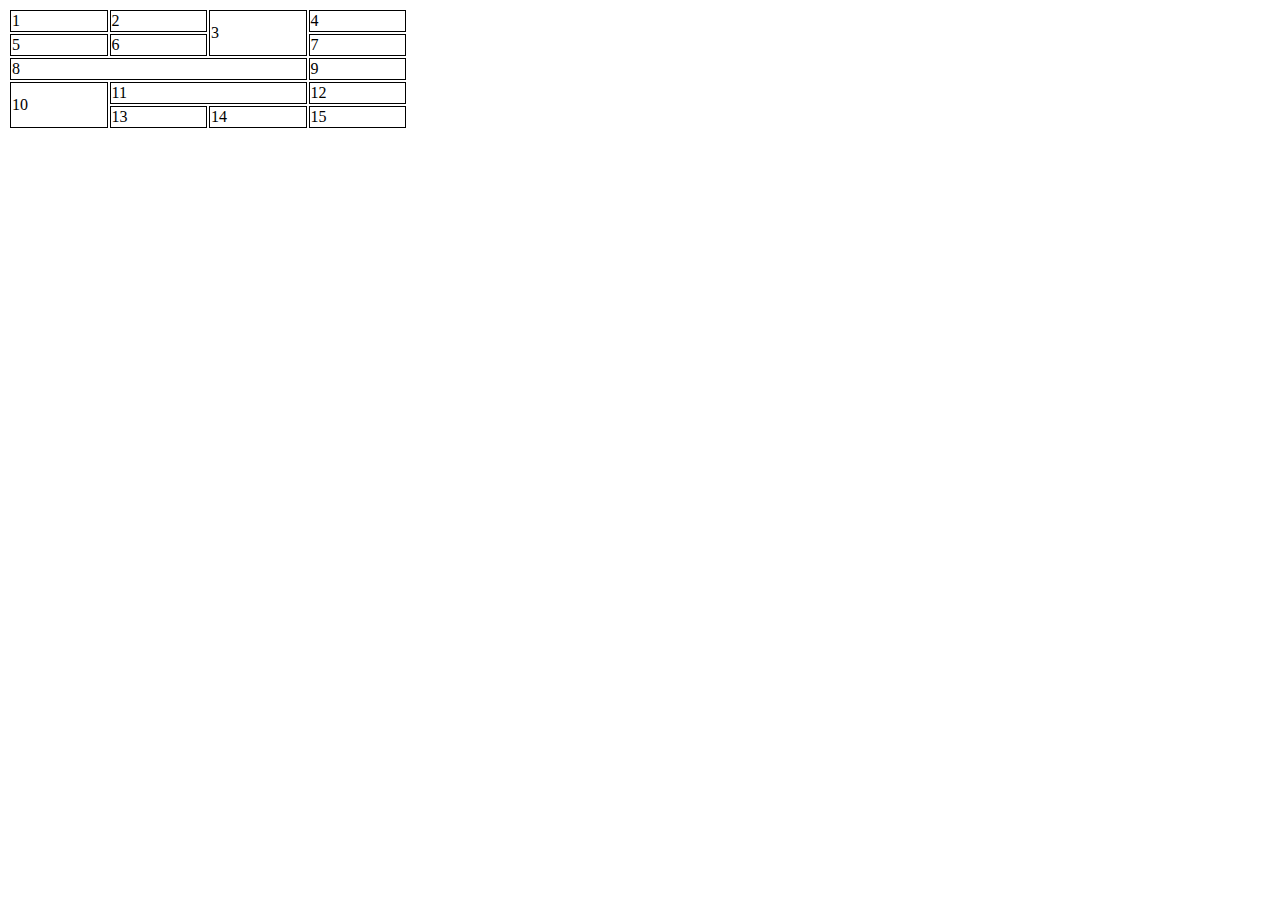
<file: tabel/tabela.html>
<!DOCTYPE html>
<html lang="en">
<head>
    <meta charset="UTF-8">
    <meta name="viewport" content="width=device-width, initial-scale=1.0">
    <title>Document</title>
    <style>
        table{
            width: 400px;
        }
        tr td{
            border: 1px solid black;
        }
    </style>
</head>
<body>
    <table>
        <tr>
            <td>1</td>
            <td>2</td>
            <td rowspan="2n">3</td>
            <td>4</td>
        </tr>
        <tr>
            <td>5</td>
            <td>6</td>
            <td>7</td>
        </tr>
        <tr>
            <td colspan="3n">8</td>
            <td>9</td>
        </tr>
        <tr>
            <td rowspan="2n">10</td>
            <td colspan="2n">11</td>
            <td>12</td>
        </tr>
        <tr>
            <td>13</td>
            <td>14</td>
            <td>15</td>
        </tr>
    </table>
</body>
</html>
</file>
<file: estilos/style.css>
@charset "UTF-8";

*{
    margin: 0;
    padding: 0;
    font-family: Arial, Helvetica, sans-serif;
}
html, body{
    height: 100vh;
    width: 100vw;
    background-color: black;
}
body{
    background: url('../imagens/fundo-madeira.jpg') no-repeat top center;
    background-size: cover;
    background-attachment: fixed;
}
main{
    height: 100vh;
    position: relative;
    
}
section#telefone{
    position: absolute;
    top: 50%;
    left: 50%;
    transform: translate(-50%, -50%);
    height: 627px;
    width: 311px;
    background-color: blue;
    background: url('../imagens/frame-iphone.png');

}
iframe#tela{
    position: relative;
    top: 80px;
    left: 22px;
    width: 269px;
    height: 471px;
}
section#redes-sociais img{
    width: 50px;
    margin: 10px;
    border-radius: 50%;
    box-shadow: 2px 2px 5px rgba(0, 0, 0, 0.363);
    box-sizing: border-box;
}
section#redes-sociais{
    text-align: right;
}
section#redes-sociais img:hover{
    border: 2px solid rgba(255, 255, 255, 0.616);
    transform: translate(-3px, -3px);
    box-shadow: 5px 5px 5px rgba(0, 0, 0, 0.534);
    transition: transform 0.5s;
}
</file>
<file: estilos/social.css>
*{
    margin: 0px;
    padding: 0px;
    font-family: Arial, Helvetica, sans-serif;
}
img{
    width: 100vw;
}
::-webkit-scrollbar{
    width: 0;
    height: 0;
}
a{
    display: block;
    background-color: darkred;
    color:white;
    padding: 20px;
    text-align: center;
    font-weight: bolder;
    text-decoration: none;
}
a:hover{
    background-color: red;
}
</file>
